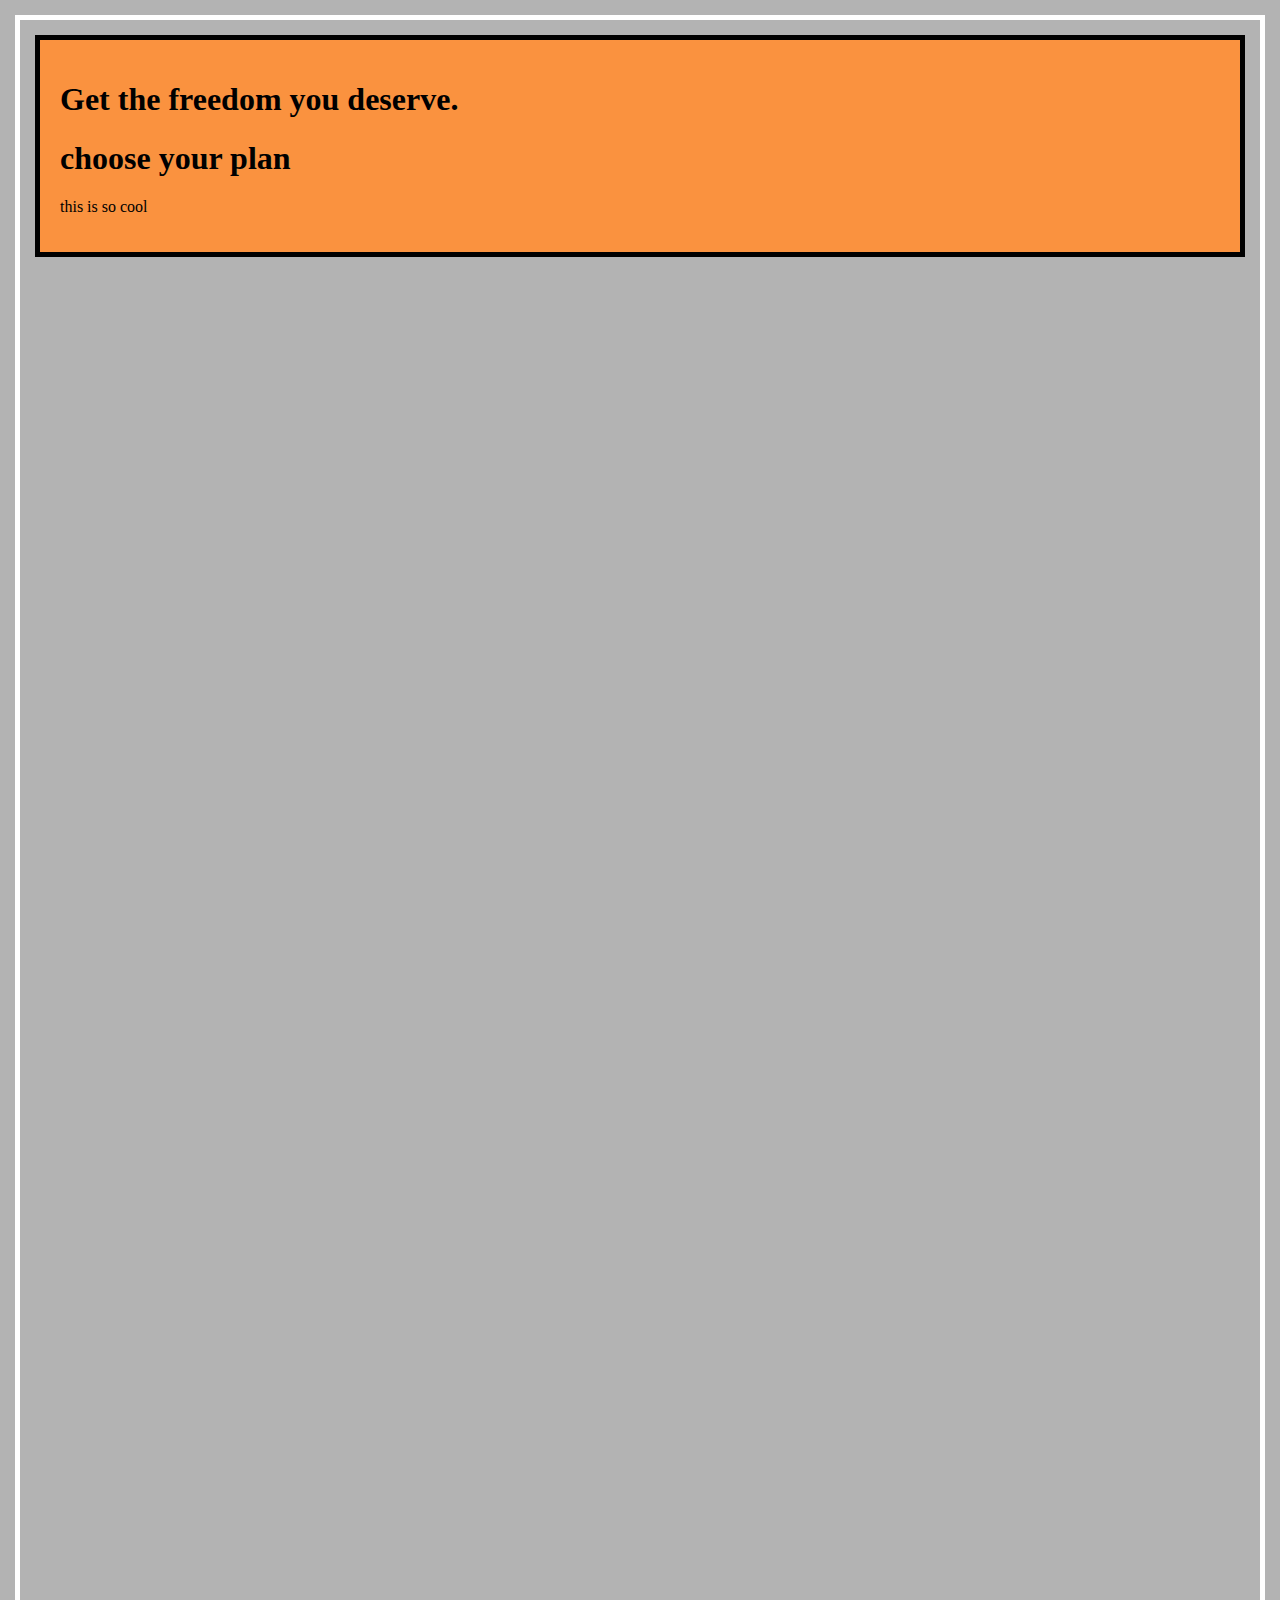
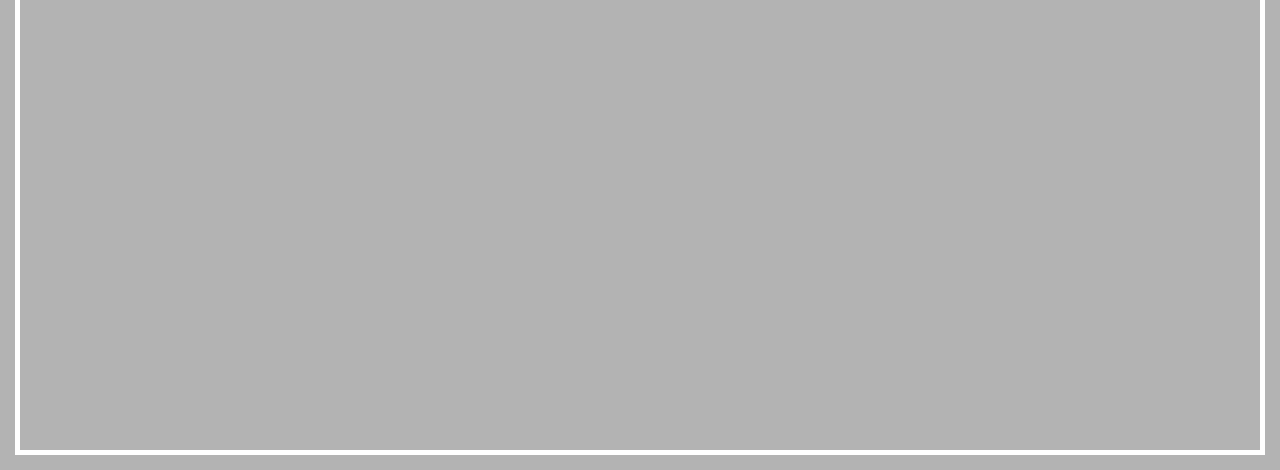
<file: index.html>
<!DOCTYPE html>
<html lang="en">

<head>
    <meta charset="UTF-8">
    <meta http-equiv="X-UA-Compatible" content="ie=edge">
    <title>uHost</title>
    <link rel="shortcut icon" href="favicon.png">
    <link rel="stylesheet" href="index.css">
    <link href="https://fonts.googleapis.com/css2?family=Anton&display=swap" rel="stylesheet">
    <link href="https://fonts.googleapis.com/css2?family=Montserrat:wght@700&display=swap" rel="stylesheet">
</head>

<body>
    <main>
        <section id="prod-overview">
            <div>
                <h1>Get the freedom you deserve.</h1>
            </div>
        </section>
        <section id="plans">
            <h1 class="section-title"> choose your plan</h1>
        </section>
        <p>this is so cool</p>
    </main>
</body>

</html>
</file>
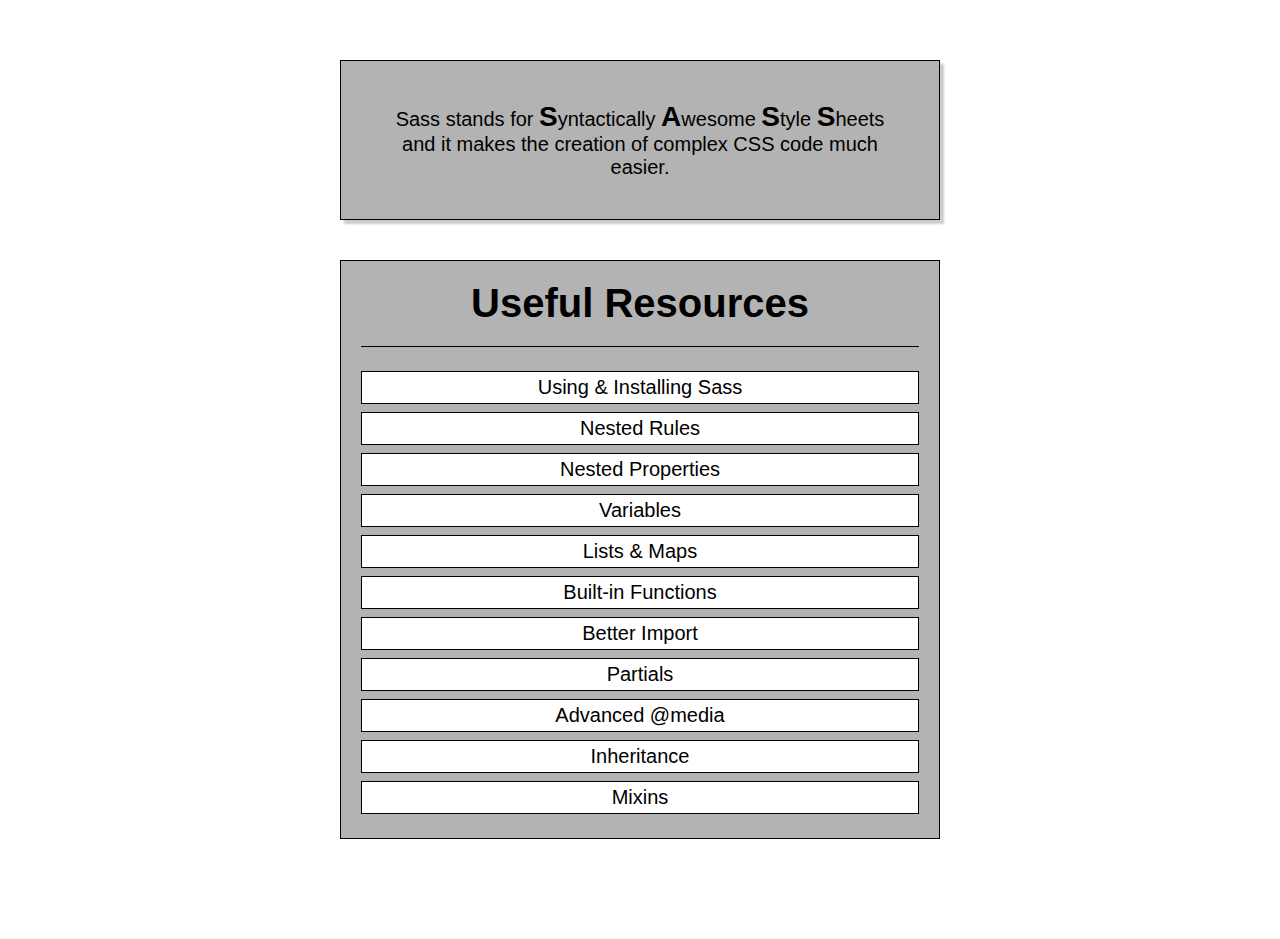
<file: lesoon6/index.html>
<!DOCTYPE html>
<html lang="en">

<head>
    <meta charset="UTF-8">
    <meta name="viewport" content="width=device-width, initial-scale=1.0">
    <meta http-equiv="X-UA-Compatible" content="ie=edge">
    <title>CSS Course</title>
    <link rel="stylesheet" href="index.css">
</head>

<body>
    <div class="container">
        <section class="sass-introduction">
            <p>Sass stands for
                <span class="char-highlight">S</span>yntactically
                <span class="char-highlight">A</span>wesome
                <span class="char-highlight">S</span>tyle
                <span class="char-highlight">S</span>heets and it makes the creation of complex CSS code much easier.
            </p>
        </section>
        <section class="sass-details">
            <header class="section-header">
                <h1>Useful Resources</h1>
            </header>
            <ul class="documentation-links">
                <li>
                    <a class="documentation-link link-important"
                        href="https://sass-lang.com/documentation/file.SASS_REFERENCE.html#using_sass">Using &amp;
                        Installing Sass</a>
                </li>
                <li>
                    <a class="documentation-link"
                        href="https://sass-lang.com/documentation/file.SASS_REFERENCE.html#nested_rules">Nested
                        Rules</a>
                </li>
                <li>
                    <a class="documentation-link"
                        href="https://sass-lang.com/documentation/file.SASS_REFERENCE.html#nested_properties">Nested
                        Properties</a>
                </li>
                <li>
                    <a class="documentation-link"
                        href="https://sass-lang.com/documentation/file.SASS_REFERENCE.html#variables_">Variables</a>
                </li>
                <li>
                    <a class="documentation-link"
                        href="https://sass-lang.com/documentation/file.SASS_REFERENCE.html#lists">Lists &amp; Maps</a>
                </li>
                <li>
                    <a class="documentation-link"
                        href="https://sass-lang.com/documentation/Sass/Script/Functions.html">Built-in Functions</a>
                </li>
                <li>
                    <a class="documentation-link"
                        href="https://sass-lang.com/documentation/file.SASS_REFERENCE.html#import">Better Import</a>
                </li>
                <li>
                    <a class="documentation-link"
                        href="https://sass-lang.com/documentation/file.SASS_REFERENCE.html#partials">Partials</a>
                </li>
                <li>
                    <a class="documentation-link"
                        href="https://sass-lang.com/documentation/file.SASS_REFERENCE.html#media">Advanced @media</a>
                </li>
                <li>
                    <a class="documentation-link"
                        href="https://sass-lang.com/documentation/file.SASS_REFERENCE.html#extend">Inheritance</a>
                </li>
                <li>
                    <a class="documentation-link"
                        href="https://sass-lang.com/documentation/file.SASS_REFERENCE.html#defining_a_mixin">Mixins</a>
                </li>
            </ul>
        </section>
    </div>
</body>

</html>
</file>
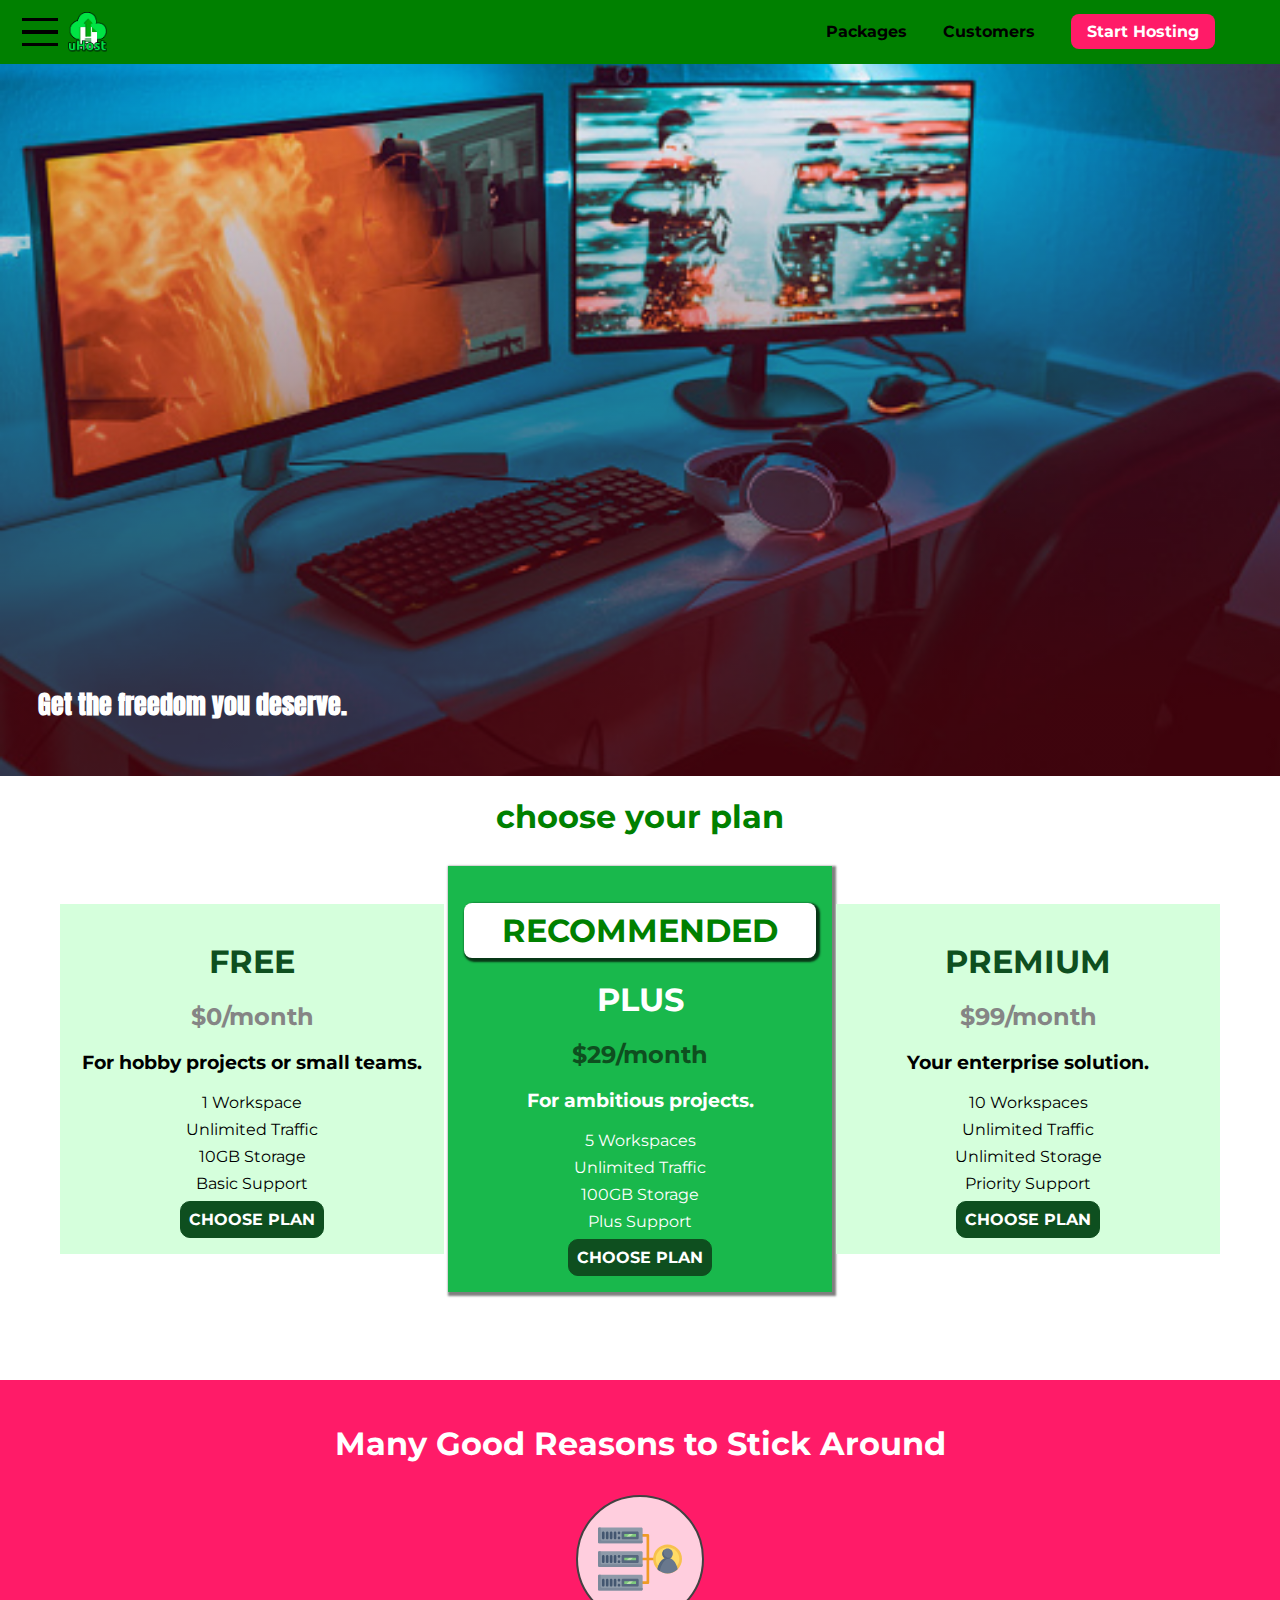
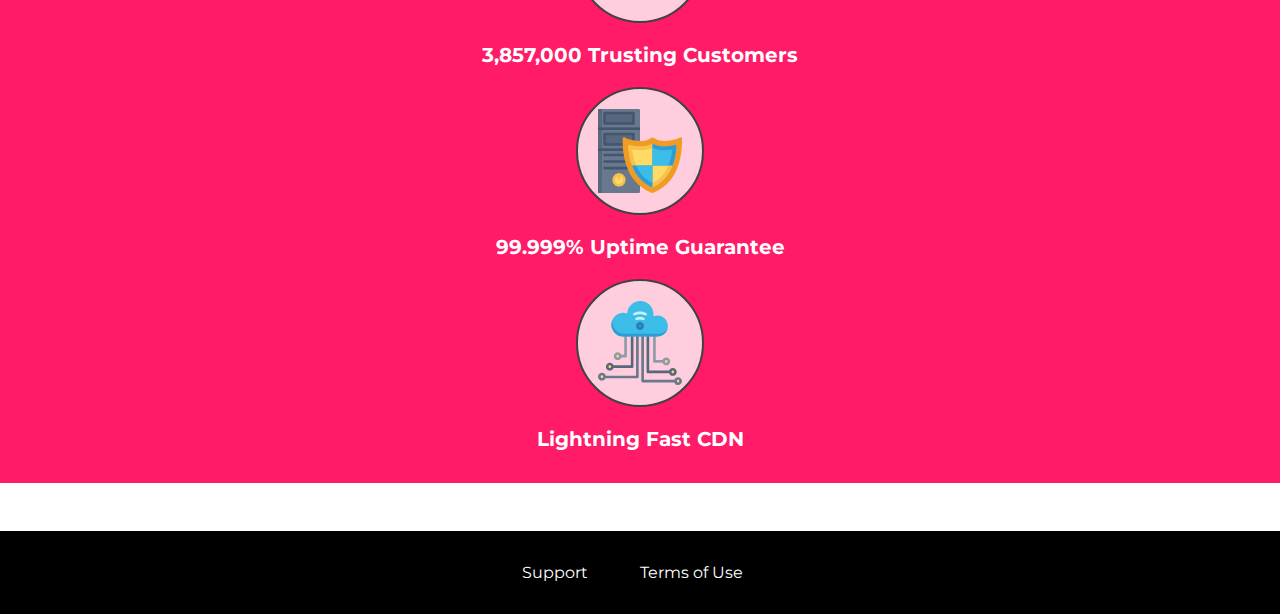
<file: lesson1/index.html>
<!DOCTYPE html>
<html lang="en">

<head>
    <meta charset="UTF-8">
    <meta http-equiv="X-UA-Compatible" content="ie=edge">
    <meta name="viewport" content="width=device-width,initial-scale=1.0">
    <title>uHost</title>
    <link rel="shortcut icon" href="favicon.png">
    <link rel="stylesheet" href="shared.css">
    <link rel="stylesheet" href="index.css">

    <link href="https://fonts.googleapis.com/css2?family=Anton&display=swap" rel="stylesheet">
    <link href="https://fonts.googleapis.com/css2?family=Montserrat:wght@700&display=swap" rel="stylesheet">
</head>

<body>
    <div class="backdrop"></div>
    <div class="modal">
        <h1 class="modal__title">Do you want to continue?</h1>
        <div class="modal__actions">
            <a href="start-hosting/index.html" class="modal__action">Yes!</a>
            <button class="modal__action modal__action--negative" type="button">No!</button>
        </div>
    </div>
    <header class="main-header">

        <div>
            <button class="toggle-button">
                <span class="toggle-button__bar"></span>
                <span class="toggle-button__bar"></span>
                <span class="toggle-button__bar"></span>
            </button>
            <a href="index.html" class="main-header__brand">
                <img src="../lesson1/images/uhost-icon.png" alt="your server" />
            </a>
        </div>
        <nav class="main-nav">
            <ul class="main-nav__items">
                <li class="main-nav__item">
                    <a href="../lesson1/packages/index.html">Packages</a>
                </li>
                <li class="main-nav__item">
                    <a href="../lesson1/customers/customers.html">Customers</a>
                </li>
                <li class="main-nav__item main-nav__item--cta">
                    <a href="start-hosting/index.html">Start Hosting</a>
                </li>
            </ul>
        </nav>

    </header>
    <nav class="mobile-nav">
        <ul class="mobile-nav__items">
            <li class="mobile-nav__item">
                <a href="packages/index.html">Packages</a>
            </li>
            <li class="mobile-nav__item">
                <a href="customers/customers.html">Customers</a>
            </li>
            <li class="mobile-nav__item mobile-nav__item--cta">
                <a href="start-hosting/index.html">Start Hosting</a>
            </li>
        </ul>
    </nav>
    <main>
        <section id="prod-overview">
            <div>
                <h1>Get the freedom you deserve.</h1>
            </div>
        </section>
        <section id="plans">
            <h1 class="section-title"> choose your plan</h1>
            <div class="plan__list">
                <article class="plan">
                    <h1 class="plan__title">FREE</h1>
                    <h2 class="plan__price">$0/month</h2>
                    <h3>For hobby projects or small teams.</h3>
                    <ul class="plan__features">
                        <li>1 Workspace</li>
                        <li>Unlimited Traffic</li>
                        <li>10GB Storage</li>
                        <li>Basic Support</li>
                    </ul>
                    <div>
                        <button class="button">CHOOSE PLAN</button>
                    </div>
                </article>
                <article class="plan plan--highlighted">
                    <h1 class="plan__annotation">RECOMMENDED</h1>
                    <h1 class="plan__title">PLUS</h1>
                    <h2 class="plan__price">$29/month</h2>
                    <h3>For ambitious projects.</h3>
                    <ul class="plan__features">
                        <li>5 Workspaces</li>
                        <li>Unlimited Traffic</li>
                        <li>100GB Storage</li>
                        <li>Plus Support</li>
                    </ul>
                    <div>
                        <button class="button">CHOOSE PLAN</button>
                    </div>
                </article>
                <article class="plan">
                    <h1 class="plan__title">PREMIUM</h1>
                    <h2 class="plan__price">$99/month</h2>
                    <h3>Your enterprise solution.</h3>
                    <ul class="plan__features">
                        <li>10 Workspaces</li>
                        <li>Unlimited Traffic</li>
                        <li>Unlimited Storage</li>
                        <li>Priority Support</li>
                    </ul>
                    <div>
                        <button class="button">CHOOSE PLAN</button>
                    </div>
                </article>
            </div>
        </section>
        <section class="core-features">
            <h1 class="section-title">Many Good Reasons to Stick Around</h1>
            <ul class="core-features__list">
                <li class="core-feature">
                    <div class="core-feature__image">
                        <svg viewBox="0 0 512 512">
                            <path style="fill:#F09B24;"
                                d="M344,248h-32V112c0-4.418-3.582-8-8-8h-40c-4.418,0-8,3.582-8,8s3.582,8,8,8h32v128h-32  c-4.418,0-8,3.582-8,8s3.582,8,8,8h32v128h-32c-4.418,0-8,3.582-8,8s3.582,8,8,8h40c4.418,0,8-3.582,8-8V264h32c4.418,0,8-3.582,8-8  S348.418,248,344,248z" />
                            <path style="fill:#8E9AA9;"
                                d="M264,64H8c-4.418,0-8,3.582-8,8v80c0,4.418,3.582,8,8,8h256c4.418,0,8-3.582,8-8V72  C272,67.582,268.418,64,264,64z" />
                            <path style="fill:#7C899B;"
                                d="M24,144c-4.418,0-8-3.582-8-8V64H8c-4.418,0-8,3.582-8,8v80c0,4.418,3.582,8,8,8h256  c4.418,0,8-3.582,8-8v-8H24z" />
                            <rect x="152" y="96" style="fill:#B8E3A8;" width="88" height="32" />
                            <g>
                                <polygon style="fill:#7EC97D;" points="152,96 152,128 166,128 198,96  " />
                                <polygon style="fill:#7EC97D;" points="220,96 188,128 240,128 240,96  " />
                            </g>
                            <path style="fill:#56677E;"
                                d="M240,136h-88c-4.418,0-8-3.582-8-8V96c0-4.418,3.582-8,8-8h88c4.418,0,8,3.582,8,8v32  C248,132.418,244.418,136,240,136z M160,120h72v-16h-72V120z" />
                            <g>
                                <path style="fill:#435670;"
                                    d="M32,136c-4.418,0-8-3.582-8-8V96c0-4.418,3.582-8,8-8s8,3.582,8,8v32C40,132.418,36.418,136,32,136z   " />
                                <path style="fill:#435670;"
                                    d="M56,136c-4.418,0-8-3.582-8-8V96c0-4.418,3.582-8,8-8s8,3.582,8,8v32C64,132.418,60.418,136,56,136z   " />
                                <path style="fill:#435670;"
                                    d="M80,136c-4.418,0-8-3.582-8-8V96c0-4.418,3.582-8,8-8s8,3.582,8,8v32C88,132.418,84.418,136,80,136z   " />
                                <path style="fill:#435670;"
                                    d="M104,136c-4.418,0-8-3.582-8-8V96c0-4.418,3.582-8,8-8s8,3.582,8,8v32   C112,132.418,108.418,136,104,136z" />
                                <path style="fill:#435670;"
                                    d="M128,105c-4.418,0-8-3.582-8-8v-1c0-4.418,3.582-8,8-8s8,3.582,8,8v1   C136,101.418,132.418,105,128,105z" />
                                <path style="fill:#435670;"
                                    d="M128,136c-4.418,0-8-3.582-8-8v-1c0-4.418,3.582-8,8-8s8,3.582,8,8v1   C136,132.418,132.418,136,128,136z" />
                            </g>
                            <path style="fill:#8E9AA9;"
                                d="M264,208H8c-4.418,0-8,3.582-8,8v80c0,4.418,3.582,8,8,8h256c4.418,0,8-3.582,8-8v-80  C272,211.582,268.418,208,264,208z" />
                            <path style="fill:#7C899B;"
                                d="M24,288c-4.418,0-8-3.582-8-8v-72H8c-4.418,0-8,3.582-8,8v80c0,4.418,3.582,8,8,8h256  c4.418,0,8-3.582,8-8v-8H24z" />
                            <rect x="152" y="240" style="fill:#B8E3A8;" width="88" height="32" />
                            <g>
                                <polygon style="fill:#7EC97D;" points="152,240 152,272 166,272 198,240  " />
                                <polygon style="fill:#7EC97D;" points="220,240 188,272 240,272 240,240  " />
                            </g>
                            <path style="fill:#56677E;"
                                d="M240,280h-88c-4.418,0-8-3.582-8-8v-32c0-4.418,3.582-8,8-8h88c4.418,0,8,3.582,8,8v32  C248,276.418,244.418,280,240,280z M160,264h72v-16h-72V264z" />
                            <g>
                                <path style="fill:#435670;"
                                    d="M32,280c-4.418,0-8-3.582-8-8v-32c0-4.418,3.582-8,8-8s8,3.582,8,8v32C40,276.418,36.418,280,32,280   z" />
                                <path style="fill:#435670;"
                                    d="M56,280c-4.418,0-8-3.582-8-8v-32c0-4.418,3.582-8,8-8s8,3.582,8,8v32C64,276.418,60.418,280,56,280   z" />
                                <path style="fill:#435670;"
                                    d="M80,280c-4.418,0-8-3.582-8-8v-32c0-4.418,3.582-8,8-8s8,3.582,8,8v32C88,276.418,84.418,280,80,280   z" />
                                <path style="fill:#435670;"
                                    d="M104,280c-4.418,0-8-3.582-8-8v-32c0-4.418,3.582-8,8-8s8,3.582,8,8v32   C112,276.418,108.418,280,104,280z" />
                                <path style="fill:#435670;"
                                    d="M128,249c-4.418,0-8-3.582-8-8v-1c0-4.418,3.582-8,8-8s8,3.582,8,8v1   C136,245.418,132.418,249,128,249z" />
                                <path style="fill:#435670;"
                                    d="M128,280c-4.418,0-8-3.582-8-8v-1c0-4.418,3.582-8,8-8s8,3.582,8,8v1   C136,276.418,132.418,280,128,280z" />
                            </g>
                            <path style="fill:#8E9AA9;"
                                d="M264,352H8c-4.418,0-8,3.582-8,8v80c0,4.418,3.582,8,8,8h256c4.418,0,8-3.582,8-8v-80  C272,355.582,268.418,352,264,352z" />
                            <path style="fill:#7C899B;"
                                d="M24,432c-4.418,0-8-3.582-8-8v-72H8c-4.418,0-8,3.582-8,8v80c0,4.418,3.582,8,8,8h256  c4.418,0,8-3.582,8-8v-8H24z" />
                            <rect x="152" y="384" style="fill:#B8E3A8;" width="88" height="32" />
                            <g>
                                <polygon style="fill:#7EC97D;" points="152,384 152,416 166,416 198,384  " />
                                <polygon style="fill:#7EC97D;" points="220,384 188,416 240,416 240,384  " />
                            </g>
                            <path style="fill:#56677E;"
                                d="M240,424h-88c-4.418,0-8-3.582-8-8v-32c0-4.418,3.582-8,8-8h88c4.418,0,8,3.582,8,8v32  C248,420.418,244.418,424,240,424z M160,408h72v-16h-72V408z" />
                            <g>
                                <path style="fill:#435670;"
                                    d="M32,424c-4.418,0-8-3.582-8-8v-32c0-4.418,3.582-8,8-8s8,3.582,8,8v32C40,420.418,36.418,424,32,424   z" />
                                <path style="fill:#435670;"
                                    d="M56,424c-4.418,0-8-3.582-8-8v-32c0-4.418,3.582-8,8-8s8,3.582,8,8v32C64,420.418,60.418,424,56,424   z" />
                                <path style="fill:#435670;"
                                    d="M80,424c-4.418,0-8-3.582-8-8v-32c0-4.418,3.582-8,8-8s8,3.582,8,8v32C88,420.418,84.418,424,80,424   z" />
                                <path style="fill:#435670;"
                                    d="M104,424c-4.418,0-8-3.582-8-8v-32c0-4.418,3.582-8,8-8s8,3.582,8,8v32   C112,420.418,108.418,424,104,424z" />
                                <path style="fill:#435670;"
                                    d="M128,393c-4.418,0-8-3.582-8-8v-1c0-4.418,3.582-8,8-8s8,3.582,8,8v1   C136,389.418,132.418,393,128,393z" />
                                <path style="fill:#435670;"
                                    d="M128,424c-4.418,0-8-3.582-8-8v-1c0-4.418,3.582-8,8-8s8,3.582,8,8v1   C136,420.418,132.418,424,128,424z" />
                            </g>
                            <path style="fill:#F7C14D;"
                                d="M424,168c-48.523,0-88,39.477-88,88s39.477,88,88,88s88-39.477,88-88S472.523,168,424,168z" />
                            <path style="fill:#FFDB66;"
                                d="M424,184c-39.701,0-72,32.299-72,72s32.299,72,72,72s72-32.299,72-72S463.701,184,424,184z" />
                            <path style="fill:#69788D;"
                                d="M484.893,314.16C476.393,274.588,451.922,248,424,248s-52.393,26.588-60.893,66.16  c-0.605,2.82,0.354,5.749,2.511,7.664C381.731,336.124,402.465,344,424,344s42.269-7.876,58.381-22.176  C484.539,319.909,485.498,316.98,484.893,314.16z" />
                            <path style="fill:#56677E;"
                                d="M434.053,249.171C430.768,248.403,427.411,248,424,248c-27.922,0-52.393,26.588-60.893,66.16  c-0.605,2.82,0.354,5.749,2.511,7.664c3.383,3.002,6.979,5.703,10.734,8.125C384.904,286.243,407.373,255.378,434.053,249.171z" />
                            <path style="fill:#69788D;"
                                d="M424,192c-17.645,0-32,14.355-32,32s14.355,32,32,32s32-14.355,32-32S441.645,192,424,192z" />
                            <path style="fill:#56677E;"
                                d="M432,248c-17.645,0-32-14.355-32-32c0-6.783,2.128-13.076,5.742-18.258  C397.444,203.53,392,213.138,392,224c0,17.645,14.355,32,32,32c10.862,0,20.471-5.444,26.258-13.742  C445.076,245.872,438.783,248,432,248z" />

                        </svg>

                    </div>
                    <p class="core-features__description">3,857,000 Trusting Customers</p>
                </li>
                <li class="core-feature">
                    <div class="core-feature__image">
                        <svg viewBox="0 0 512 512">
                            <path style="fill:#69788D;"
                                d="M248,0H8C3.582,0,0,3.582,0,8v496c0,4.418,3.582,8,8,8h240c4.418,0,8-3.582,8-8V8  C256,3.582,252.418,0,248,0z" />
                            <path style="fill:#56677E;"
                                d="M24,504V8c0-4.418,3.582-8,8-8H8C3.582,0,0,3.582,0,8v496c0,4.418,3.582,8,8,8h24  C27.582,512,24,508.418,24,504z" />
                            <g>
                                <rect x="0" y="112" style="fill:#435670;" width="256" height="16" />
                                <rect x="0" y="240" style="fill:#435670;" width="256" height="16" />
                            </g>
                            <path style="fill:#F7C14D;"
                                d="M128,392c-22.056,0-40,17.944-40,40s17.944,40,40,40s40-17.944,40-40S150.056,392,128,392z" />
                            <path style="fill:#FFDB66;"
                                d="M128,408c-13.233,0-24,10.767-24,24s10.767,24,24,24s24-10.767,24-24S141.233,408,128,408z" />
                            <path style="fill:#F7C14D;"
                                d="M128,392c-2.739,0-5.414,0.278-8,0.805V424c0,4.418,3.582,8,8,8c4.418,0,8-3.582,8-8v-31.195  C133.414,392.278,130.739,392,128,392z" />
                            <g>
                                <path style="fill:#435670;"
                                    d="M216,288H40c-4.418,0-8-3.582-8-8s3.582-8,8-8h176c4.418,0,8,3.582,8,8S220.418,288,216,288z" />
                                <path style="fill:#435670;"
                                    d="M216,328H40c-4.418,0-8-3.582-8-8s3.582-8,8-8h176c4.418,0,8,3.582,8,8S220.418,328,216,328z" />
                                <path style="fill:#435670;"
                                    d="M216,368H40c-4.418,0-8-3.582-8-8s3.582-8,8-8h176c4.418,0,8,3.582,8,8S220.418,368,216,368z" />
                                <path style="fill:#435670;"
                                    d="M216,16H40c-4.418,0-8,3.582-8,8v64c0,4.418,3.582,8,8,8h176c4.418,0,8-3.582,8-8V24   C224,19.582,220.418,16,216,16z" />
                            </g>
                            <rect x="48" y="32" style="fill:#56677E;" width="160" height="48" />
                            <path style="fill:#435670;"
                                d="M216,144H40c-4.418,0-8,3.582-8,8v64c0,4.418,3.582,8,8,8h176c4.418,0,8-3.582,8-8v-64  C224,147.582,220.418,144,216,144z" />
                            <rect x="48" y="160" style="fill:#56677E;" width="160" height="48" />
                            <path style="fill:#F09B24;"
                                d="M511.747,180.237c-0.194-6.537-8.107-10.107-13.135-5.894c-5.6,4.693-42.904,21.282-98.514,21.282  c-33.45,0-64.625-20.999-64.929-21.206c-2.9-1.991-6.764-1.85-9.512,0.346c-2.677,2.135-27.201,20.86-63.793,20.86  c-55.607,0-92.914-16.589-98.515-21.282c-5.028-4.211-12.941-0.645-13.135,5.894c-1.634,54.834,4.655,105.941,18.693,151.903  c12.096,39.604,29.759,74.047,52.497,102.373c27.538,34.304,62.743,59.882,104.66,76.045c3.069,1.918,6.757,1.921,9.83,0  c41.917-16.163,77.122-41.741,104.66-76.045c22.738-28.326,40.401-62.77,52.497-102.373  C507.092,286.179,513.381,235.071,511.747,180.237z" />
                            <path style="fill:#F7C14D;"
                                d="M476.21,221.226c-1.953-1.631-4.568-2.235-7.036-1.628c-21.686,5.327-44.926,8.028-69.075,8.028  c-25.926,0-49.633-8.975-64.955-16.504c-2.307-1.134-5.016-1.091-7.284,0.116c-14.059,7.477-36.919,16.388-65.994,16.388  c-24.153,0-47.394-2.701-69.075-8.028c-5.155-1.268-10.221,2.966-9.894,8.261c2.077,33.693,7.668,65.635,16.616,94.935  c22.774,74.565,66.139,126.334,128.888,153.868c2.032,0.891,4.397,0.891,6.43,0c61.777-27.107,104.716-78.876,127.62-153.868  c8.948-29.3,14.539-61.241,16.616-94.935C479.224,225.319,478.163,222.856,476.21,221.226z" />
                            <path style="fill:#FFDB66;"
                                d="M331.609,451.727c-52.604-25.289-89.304-70.987-109.144-135.944  c-6.532-21.39-11.162-44.336-13.82-68.447c17.133,2.852,34.952,4.291,53.22,4.291c29.394,0,53.376-7.793,69.978-15.561  c17.44,7.736,41.656,15.561,68.256,15.561c18.267,0,36.085-1.439,53.219-4.291c-2.659,24.112-7.288,47.06-13.82,68.448  C419.545,381.108,383.27,426.805,331.609,451.727z" />
                            <g>
                                <path style="fill:#2C9DD4;"
                                    d="M479.066,227.858c0.157-2.539-0.903-5.002-2.856-6.633s-4.568-2.235-7.036-1.628   c-21.686,5.327-44.926,8.028-69.075,8.028c-25.926,0-49.633-8.975-64.955-16.504c-1.057-0.52-2.2-0.78-3.345-0.806l-0.072,133.351   h123.601c2.556-6.746,4.933-13.702,7.123-20.874C471.398,293.493,476.989,261.552,479.066,227.858z" />
                                <path style="fill:#2C9DD4;"
                                    d="M206.658,343.667c24.153,63.42,65.028,108.108,121.743,132.995c1.031,0.452,2.147,0.673,3.263,0.666   l0.063-133.661H206.658z" />
                            </g>
                            <g>
                                <path style="fill:#3CBDE8;"
                                    d="M439.497,315.783c6.532-21.389,11.161-44.336,13.82-68.448c-17.134,2.852-34.952,4.291-53.219,4.291   c-26.6,0-50.815-7.824-68.256-15.561l-0.116,107.601h97.758C433.179,334.807,436.524,325.518,439.497,315.783z" />
                                <path style="fill:#3CBDE8;"
                                    d="M232.523,343.667c21.144,50.298,54.363,86.56,99.087,108.06l0.117-108.06H232.523z" />
                            </g>
                        </svg>
                    </div>
                    <p class="core-features__description">99.999% Uptime Guarantee</p>
                </li>
                <li class="core-feature">
                    <div class="core-feature__image">
                        <svg viewBox="0 0 512 512">
                            <path style="fill:#8E9AA9;"
                                d="M168,200c-4.418,0-8,3.582-8,8v120h-17.376c-3.302-9.311-12.194-16-22.624-16  c-13.234,0-24,10.767-24,24s10.766,24,24,24c10.429,0,19.321-6.689,22.624-16H168c4.418,0,8-3.582,8-8V208  C176,203.582,172.418,200,168,200z" />
                            <path style="fill:#FFDB66;"
                                d="M120,328c-4.411,0-8,3.589-8,8s3.589,8,8,8s8-3.589,8-8S124.411,328,120,328z" />
                            <path style="fill:#56677E;"
                                d="M208,200c-4.418,0-8,3.582-8,8v184H94.624C91.322,382.689,82.43,376,72,376  c-13.234,0-24,10.767-24,24s10.766,24,24,24c10.429,0,19.321-6.689,22.624-16H208c4.418,0,8-3.582,8-8V208  C216,203.582,212.418,200,208,200z" />
                            <path style="fill:#FFDB66;"
                                d="M72,392c-4.411,0-8,3.589-8,8s3.589,8,8,8s8-3.589,8-8S76.411,392,72,392z" />
                            <path style="fill:#69788D;"
                                d="M240,208c-4.418,0-8,3.582-8,8v239H47.24c-2.671-10.34-12.078-18-23.24-18c-13.234,0-24,10.767-24,24  s10.766,24,24,24c9.666,0,18.009-5.747,21.809-14H240c4.418,0,8-3.582,8-8V216C248,211.582,244.418,208,240,208z" />
                            <path style="fill:#FFDB66;"
                                d="M24,453c-4.411,0-8,3.589-8,8s3.589,8,8,8s8-3.589,8-8S28.411,453,24,453z" />
                            <path style="fill:#69788D;"
                                d="M488,464c-10.429,0-19.321,6.689-22.624,16H280V208c0-4.418-3.582-8-8-8s-8,3.582-8,8v280  c0,4.418,3.582,8,8,8h193.376c3.302,9.311,12.194,16,22.624,16c13.234,0,24-10.767,24-24S501.234,464,488,464z" />
                            <path style="fill:#FFDB66;"
                                d="M488,480c-4.411,0-8,3.589-8,8s3.589,8,8,8s8-3.589,8-8S492.411,480,488,480z" />
                            <path style="fill:#56677E;"
                                d="M456,408c-10.429,0-19.321,6.689-22.624,16H312V208c0-4.418-3.582-8-8-8s-8,3.582-8,8v224  c0,4.418,3.582,8,8,8h129.376c3.302,9.311,12.194,16,22.624,16c13.234,0,24-10.767,24-24S469.234,408,456,408z" />
                            <path style="fill:#FFDB66;"
                                d="M456,424c-4.411,0-8,3.589-8,8s3.589,8,8,8s8-3.589,8-8S460.411,424,456,424z" />
                            <path style="fill:#8E9AA9;"
                                d="M416,344c-10.429,0-19.321,6.689-22.624,16H352V208c0-4.418-3.582-8-8-8s-8,3.582-8,8v160  c0,4.418,3.582,8,8,8h49.376c3.302,9.311,12.194,16,22.624,16c13.234,0,24-10.767,24-24S429.234,344,416,344z" />
                            <path style="fill:#FFDB66;"
                                d="M416,360c-4.411,0-8,3.589-8,8s3.589,8,8,8s8-3.589,8-8S420.411,360,416,360z" />
                            <path style="fill:#3CBDE8;"
                                d="M362,88c-8.741,0-17.231,1.751-25.06,5.085C337.646,88.797,338,84.43,338,80  c0-44.112-35.888-80-80-80c-42.823,0-77.895,33.816-79.909,76.149C170.393,73.415,162.244,72,154,72c-39.701,0-72,32.299-72,72  s32.299,72,72,72h208c35.29,0,64-28.71,64-64S397.29,88,362,88z" />
                            <path style="fill:#2C9DD4;"
                                d="M368,200H160c-39.701,0-72-32.299-72-72c0-5.863,0.721-11.559,2.05-17.019  C84.918,120.88,82,132.102,82,144c0,39.701,32.299,72,72,72h208c30.389,0,55.88-21.296,62.379-49.743  C413.565,186.327,392.352,200,368,200z" />
                            <path style="fill:#2A7DB5;"
                                d="M256,128c-13.234,0-24,10.767-24,24s10.766,24,24,24c13.233,0,24-10.767,24-24S269.233,128,256,128z" />
                            <path style="fill:#2C9DD4;"
                                d="M256,144c-4.411,0-8,3.589-8,8s3.589,8,8,8c4.411,0,8-3.589,8-8S260.411,144,256,144z" />
                            <g>
                                <path style="fill:#C5F1FA;"
                                    d="M221.755,87.695c-2.994,0-5.864-1.688-7.233-4.572c-1.894-3.991-0.194-8.763,3.798-10.657   C230.157,66.849,242.834,64,256,64c13.166,0,25.844,2.849,37.68,8.466c3.992,1.895,5.692,6.666,3.798,10.657   s-6.666,5.692-10.657,3.798C277.144,82.328,266.774,80,256,80c-10.774,0-21.144,2.328-30.821,6.921   C224.072,87.446,222.904,87.695,221.755,87.695z" />
                                <path style="fill:#C5F1FA;"
                                    d="M276.545,116.618c-1.148,0-2.316-0.249-3.424-0.774C267.745,113.293,261.985,112,256,112   c-5.985,0-11.745,1.293-17.121,3.844c-3.991,1.895-8.763,0.192-10.657-3.798c-1.894-3.992-0.193-8.764,3.798-10.657   C239.557,97.813,247.625,96,256,96c8.376,0,16.444,1.813,23.98,5.389c3.991,1.894,5.692,6.665,3.798,10.657   C282.41,114.93,279.539,116.618,276.545,116.618z" />
                            </g>

                        </svg>
                    </div>
                    <p class="core-features__description">Lightning Fast CDN</p>
                </li>
            </ul>
        </section>
    </main>
    <footer class="main-footer">
        <nav>
            <ul class="main-footer__links">
                <li class="main-footer__link">
                    <a href="#">Support</a>
                </li>
                <li class="main-footer__link">
                    <a href="#" class="main-footer__link">Terms of Use</a>
                </li>
            </ul>
        </nav>
    </footer>
    <script src="shared.js"></script>
</body>

</html>
</file>
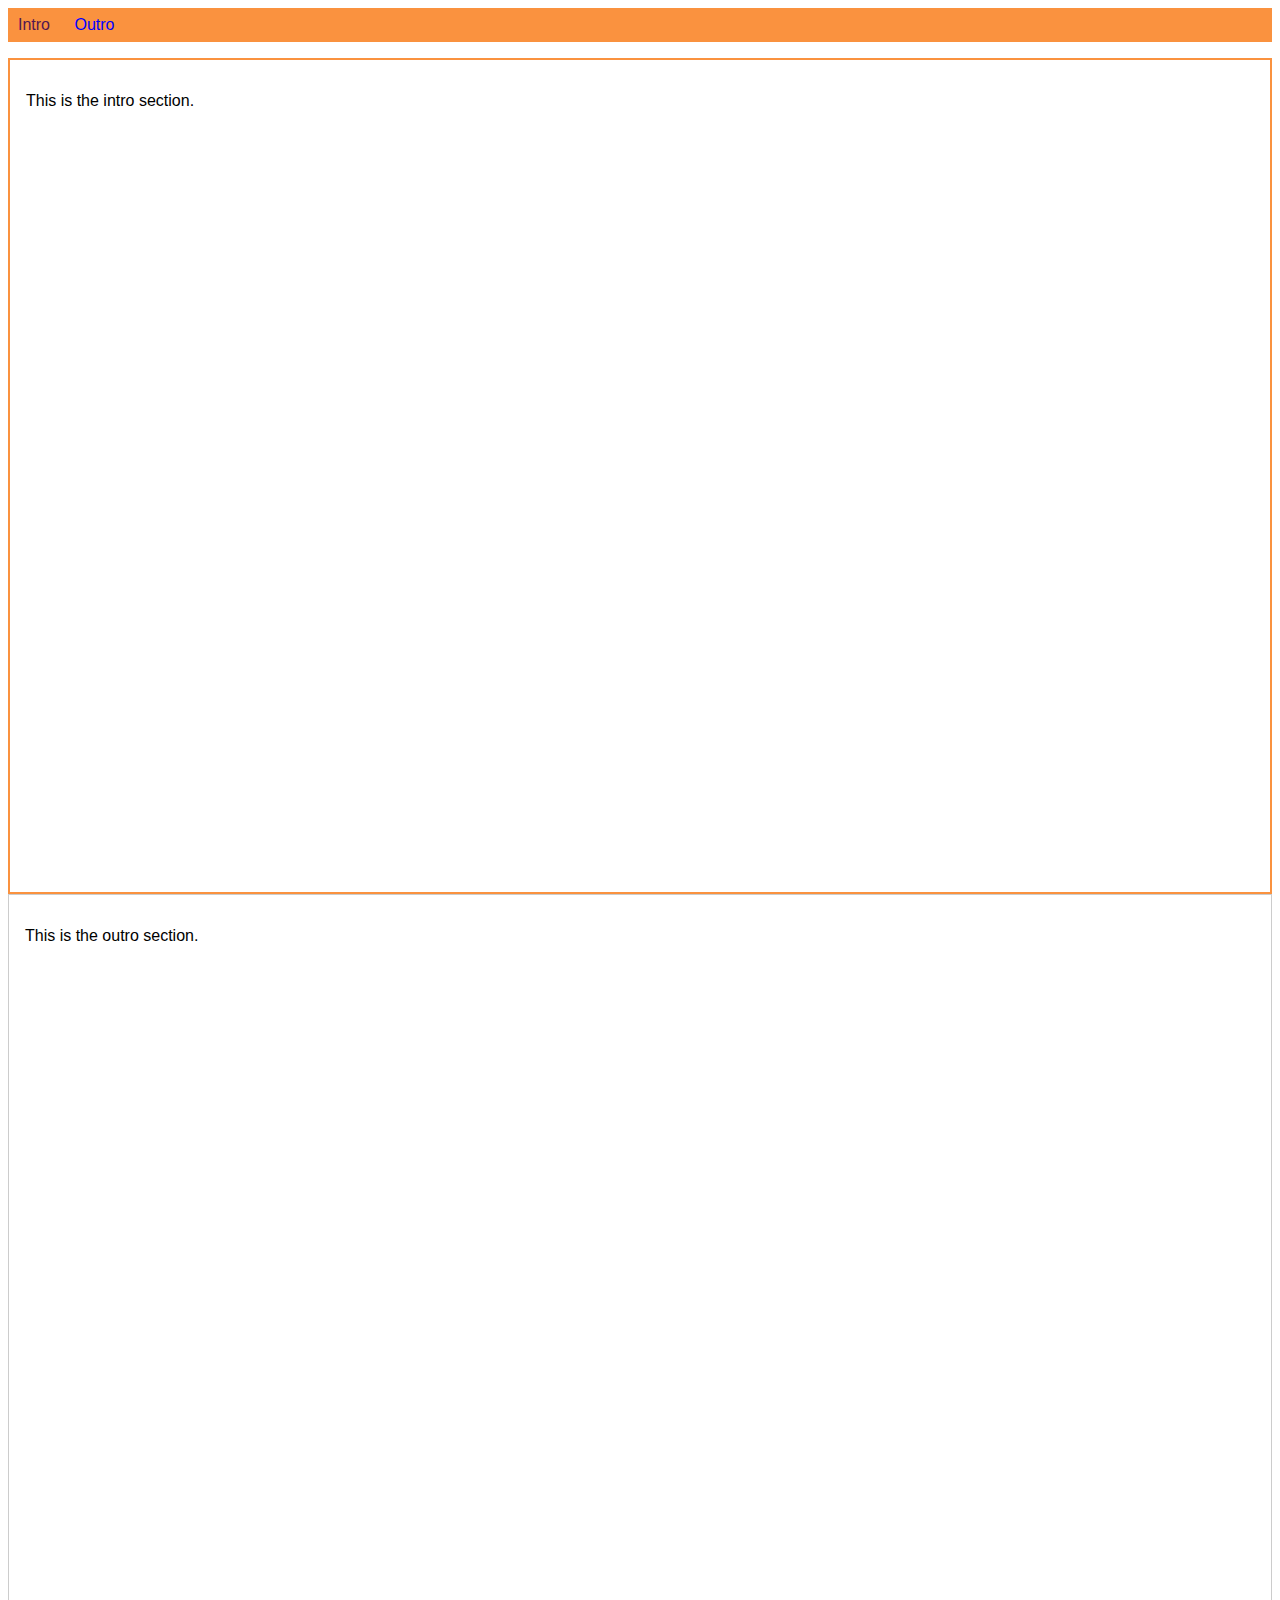
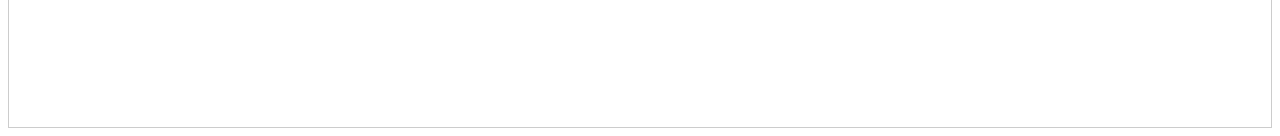
<file: lesson2/index.html>
<!DOCTYPE html>
<html lang="en">

<head>
    <meta charset="UTF-8">
    <meta name="viewport" content="width=device-width, initial-scale=1.0">
    <meta http-equiv="X-UA-Compatible" content="ie=edge">
    <title>CSS Course</title>
    <link rel="shortcut icon" href="favicon.png">
    <link rel="stylesheet" href="main.css">
</head>

<body>
    <nav>
        <a href="#intro" class="active">Intro</a>
        <a href="#outro">Outro</a>
    </nav>
    <section id="intro" class="main-section highlighted">
        <p>This is the intro section.</p>
    </section>
    <section id="outro" class="main-section">
        <p>This is the outro section.</p>
    </section>
</body>

</html>
</file>
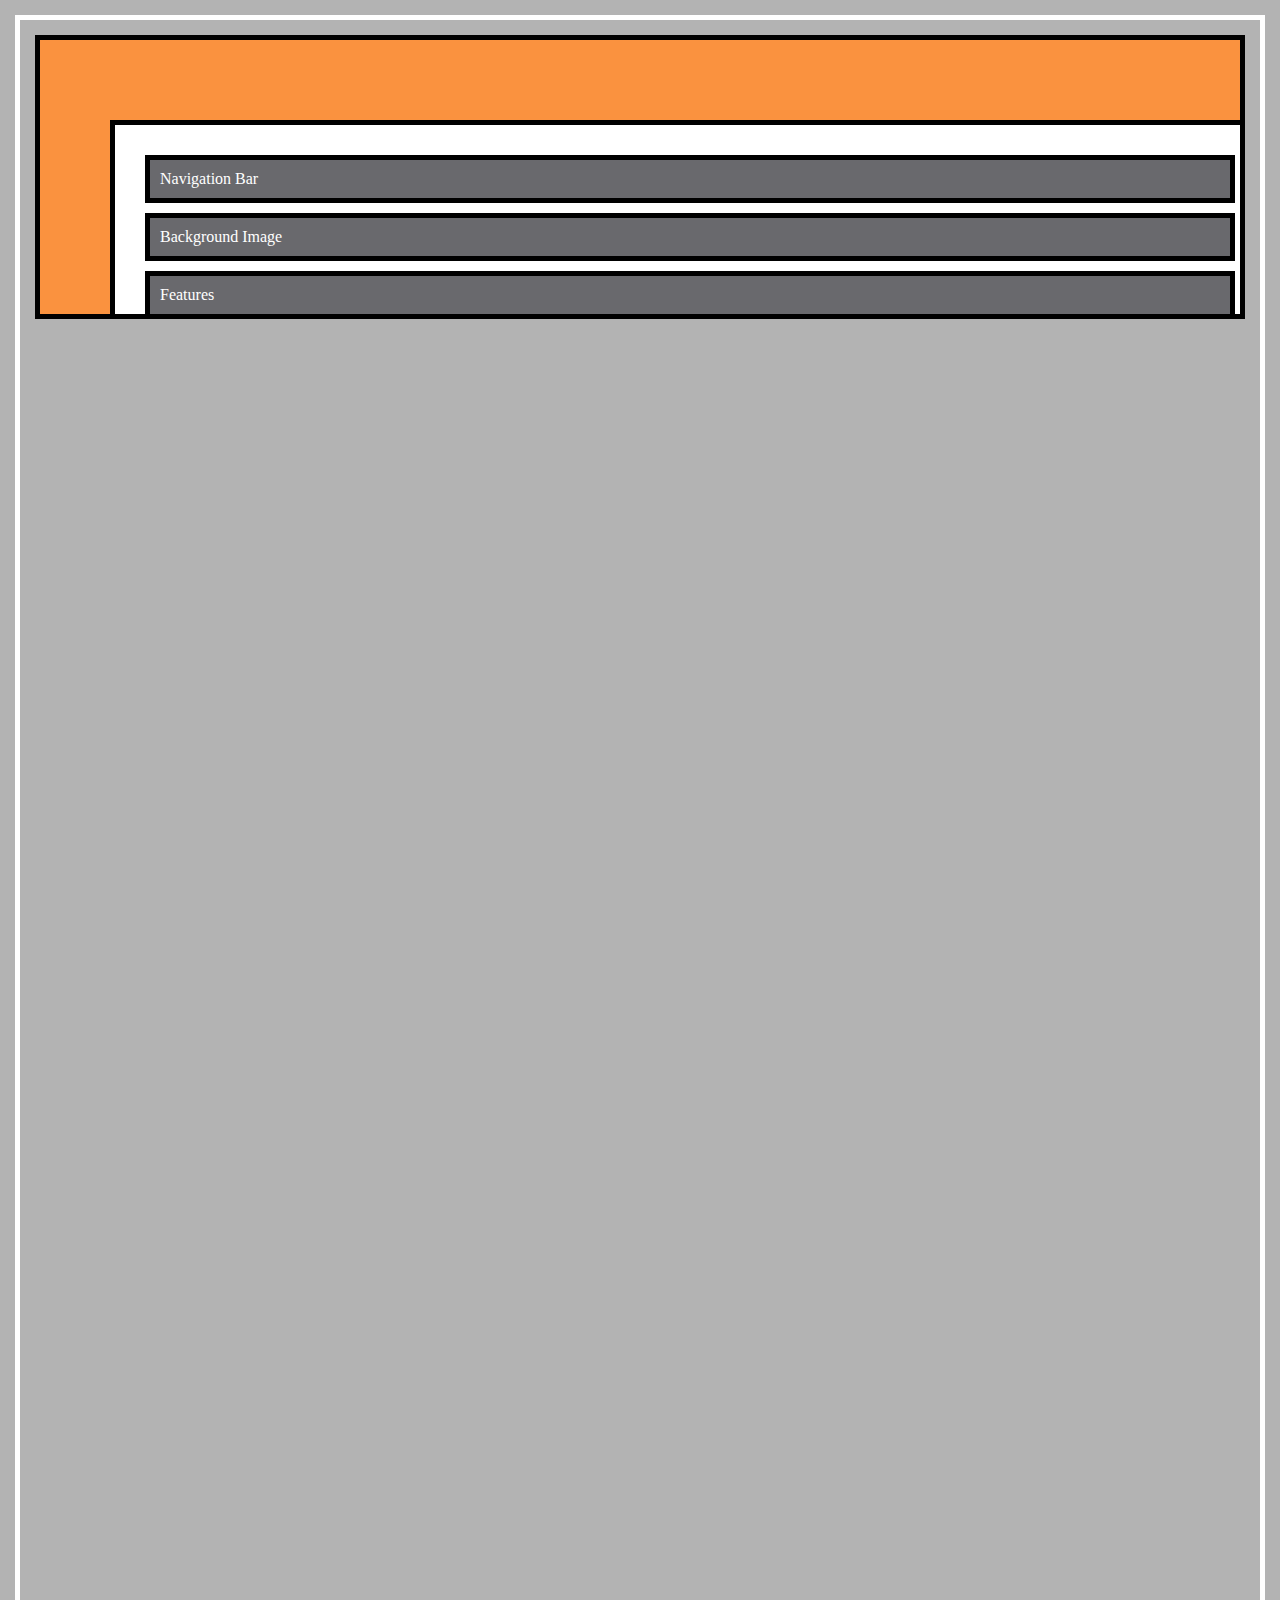
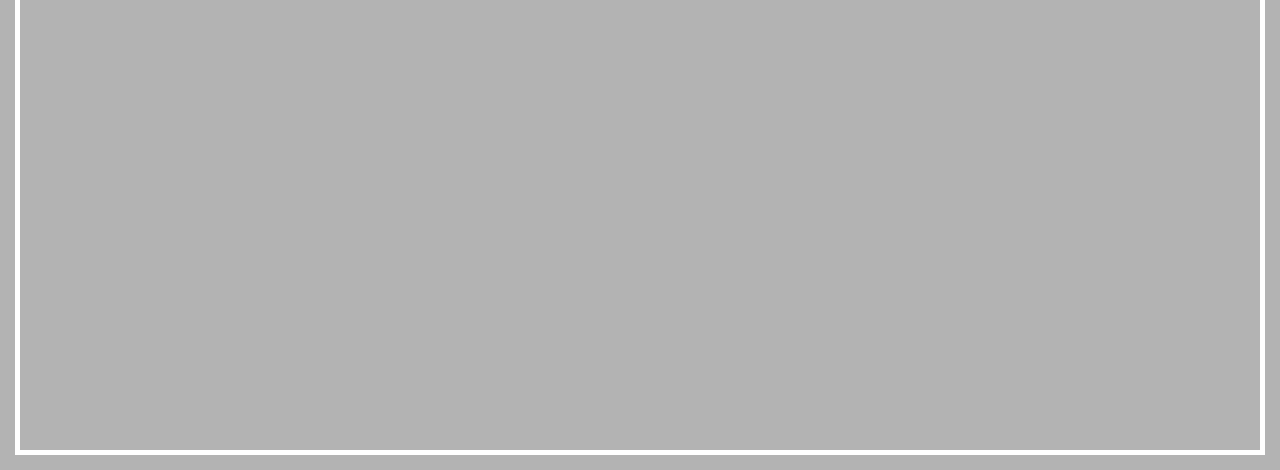
<file: lesson3/index.html>
<!DOCTYPE html>
<html lang="en">

<head>
    <meta charset="UTF-8">
    <meta http-equiv="X-UA-Compatible" content="ie=edge">

    <link rel="stylesheet" href="../lesson3/index.css">
    <title>Position</title>
</head>

<body>
    <div class="parent">
        <div class="child-1">Navigation Bar</div>
        <div class="child-2">Background Image</div>
        <div class="child-3">Features</div>
    </div>
</body>

</html>
</file>
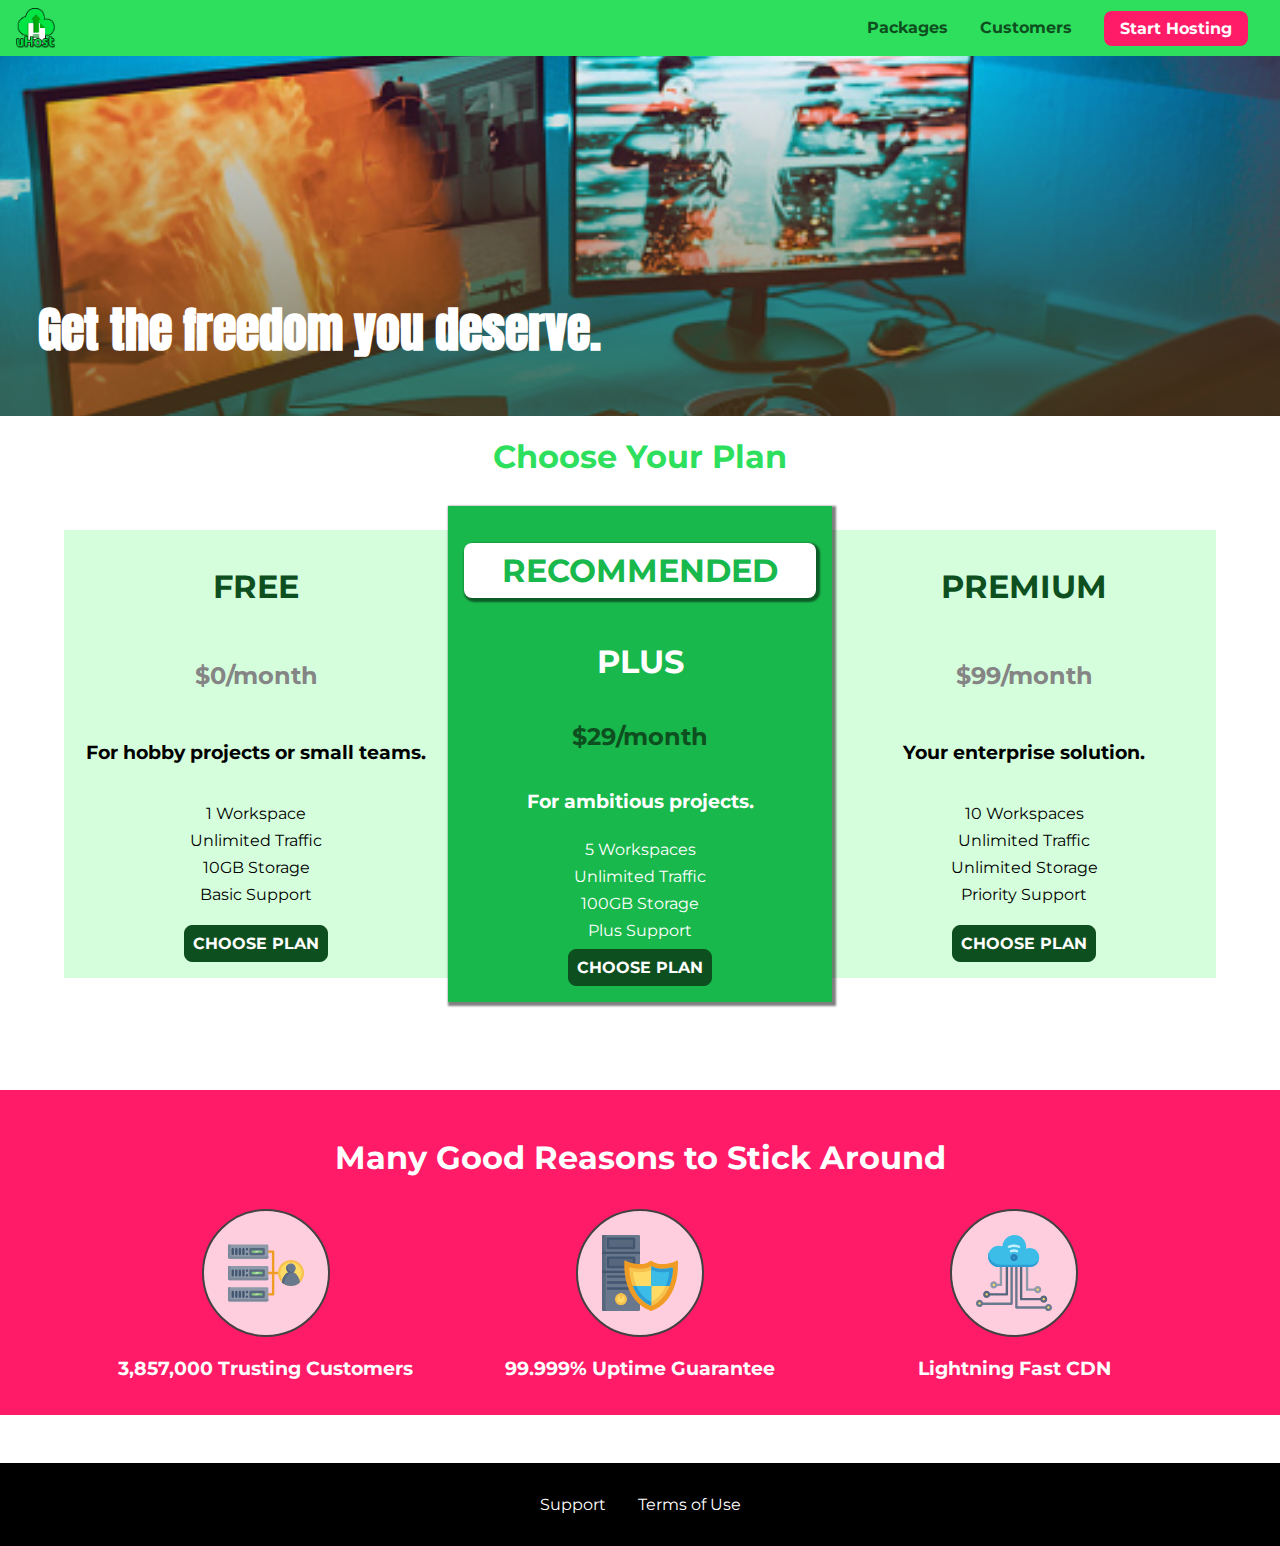
<file: lesson4/index.html>
<!DOCTYPE html>
<html lang="en">

<head>
    <meta charset="UTF-8">
    <meta http-equiv="X-UA-Compatible" content="ie=edge">
    <meta name="viewport" content="width=device-width, initial-scale=1.0">
    <title>uHost</title>
    <link rel="shortcut icon" href="favicon.png">
    <link href="https://fonts.googleapis.com/css?family=Anton" rel="stylesheet">
    <link href="https://fonts.googleapis.com/css?family=Montserrat:400,700" rel="stylesheet">
    <link rel="stylesheet" href="shared.css">
    <link rel="stylesheet" href="main.css">
</head>

<body>
    <div class="backdrop"></div>
    <div class="modal">
        <h1 class="modal__title">Do you want to continue?</h1>
        <div class="modal__actions">
            <a href="start-hosting/index.html" class="modal__action">Yes!</a>
            <button class="modal__action modal__action--negative" type="button">No!</button>
        </div>
    </div>
    <header class="main-header">
        <div>
            <button class="toggle-button">
                <span class="toggle-button__bar"></span>
                <span class="toggle-button__bar"></span>
                <span class="toggle-button__bar"></span>
            </button>
            <a href="index.html" class="main-header__brand">
                <img src="images/uhost-icon.png" alt="uHost - Your favorite hosting company">
            </a>
        </div>
        <nav class="main-nav">
            <ul class="main-nav__items">
                <li class="main-nav__item">
                    <a href="packages/index.html">Packages</a>
                </li>
                <li class="main-nav__item">
                    <a href="customers/index.html">Customers</a>
                </li>
                <li class="main-nav__item main-nav__item--cta">
                    <a href="start-hosting/index.html">Start Hosting</a>
                </li>
            </ul>
        </nav>
    </header>
    <nav class="mobile-nav">
        <ul class="mobile-nav__items">
            <li class="mobile-nav__item">
                <a href="../lesson4/packages/index.html">Packages</a>
            </li>
            <li class="mobile-nav__item">
                <a href="../lesson4/customers/index.html">Customers</a>
            </li>
            <li class="mobile-nav__item mobile-nav__item--cta">
                <a href="../lesson4/start-hosting/index.html">Start Hosting</a>
            </li>
        </ul>
    </nav>
    <main>
        <section id="product-overview">
            <h1>Get the freedom you deserve.</h1>
        </section>
        <section id="plans">
            <h1 class="section-title">Choose Your Plan</h1>
            <div class="plan__list">
                <article class="plan">
                    <h1 class="plan__title">FREE</h1>
                    <h2 class="plan__price">$0/month</h2>
                    <h3>For hobby projects or small teams.</h3>
                    <ul class="plan__features">
                        <li class="plan__feature">1 Workspace</li>
                        <li class="plan__feature">Unlimited Traffic</li>
                        <li class="plan__feature">10GB Storage</li>
                        <li class="plan__feature">Basic Support</li>
                    </ul>
                    <div>
                        <button class="button">CHOOSE PLAN</button>
                    </div>
                </article>
                <article class="plan plan--highlighted">
                    <h1 class="plan__annotation">RECOMMENDED</h1>
                    <h1 class="plan__title">PLUS</h1>
                    <h2 class="plan__price">$29/month</h2>
                    <h3>For ambitious projects.</h3>
                    <ul class="plan__features">
                        <li class="plan__feature">5 Workspaces</li>
                        <li class="plan__feature">Unlimited Traffic</li>
                        <li class="plan__feature">100GB Storage</li>
                        <li class="plan__feature">Plus Support</li>
                    </ul>
                    <div>
                        <button class="button">CHOOSE PLAN</button>
                    </div>
                </article>
                <article class="plan">
                    <h1 class="plan__title">PREMIUM</h1>
                    <h2 class="plan__price">$99/month</h2>
                    <h3>Your enterprise solution.</h3>
                    <ul class="plan__features">
                        <li class="plan__feature">10 Workspaces</li>
                        <li class="plan__feature">Unlimited Traffic</li>
                        <li class="plan__feature">Unlimited Storage</li>
                        <li class="plan__feature">Priority Support</li>
                    </ul>
                    <div>
                        <button class="button">CHOOSE PLAN</button>
                    </div>
                </article>
            </div>
        </section>
        <section id="key-features">
            <h1 class="section-title">Many Good Reasons to Stick Around</h1>
            <ul class="key-feature__list">
                <li class="key-feature">
                    <div class="key-feature__image">
                        <svg viewBox="0 0 512 512">
                            <path style="fill:#F09B24;"
                                d="M344,248h-32V112c0-4.418-3.582-8-8-8h-40c-4.418,0-8,3.582-8,8s3.582,8,8,8h32v128h-32  c-4.418,0-8,3.582-8,8s3.582,8,8,8h32v128h-32c-4.418,0-8,3.582-8,8s3.582,8,8,8h40c4.418,0,8-3.582,8-8V264h32c4.418,0,8-3.582,8-8  S348.418,248,344,248z" />
                            <path style="fill:#8E9AA9;"
                                d="M264,64H8c-4.418,0-8,3.582-8,8v80c0,4.418,3.582,8,8,8h256c4.418,0,8-3.582,8-8V72  C272,67.582,268.418,64,264,64z" />
                            <path style="fill:#7C899B;"
                                d="M24,144c-4.418,0-8-3.582-8-8V64H8c-4.418,0-8,3.582-8,8v80c0,4.418,3.582,8,8,8h256  c4.418,0,8-3.582,8-8v-8H24z" />
                            <rect x="152" y="96" style="fill:#B8E3A8;" width="88" height="32" />
                            <g>
                                <polygon style="fill:#7EC97D;" points="152,96 152,128 166,128 198,96  " />
                                <polygon style="fill:#7EC97D;" points="220,96 188,128 240,128 240,96  " />
                            </g>
                            <path style="fill:#56677E;"
                                d="M240,136h-88c-4.418,0-8-3.582-8-8V96c0-4.418,3.582-8,8-8h88c4.418,0,8,3.582,8,8v32  C248,132.418,244.418,136,240,136z M160,120h72v-16h-72V120z" />
                            <g>
                                <path style="fill:#435670;"
                                    d="M32,136c-4.418,0-8-3.582-8-8V96c0-4.418,3.582-8,8-8s8,3.582,8,8v32C40,132.418,36.418,136,32,136z   " />
                                <path style="fill:#435670;"
                                    d="M56,136c-4.418,0-8-3.582-8-8V96c0-4.418,3.582-8,8-8s8,3.582,8,8v32C64,132.418,60.418,136,56,136z   " />
                                <path style="fill:#435670;"
                                    d="M80,136c-4.418,0-8-3.582-8-8V96c0-4.418,3.582-8,8-8s8,3.582,8,8v32C88,132.418,84.418,136,80,136z   " />
                                <path style="fill:#435670;"
                                    d="M104,136c-4.418,0-8-3.582-8-8V96c0-4.418,3.582-8,8-8s8,3.582,8,8v32   C112,132.418,108.418,136,104,136z" />
                                <path style="fill:#435670;"
                                    d="M128,105c-4.418,0-8-3.582-8-8v-1c0-4.418,3.582-8,8-8s8,3.582,8,8v1   C136,101.418,132.418,105,128,105z" />
                                <path style="fill:#435670;"
                                    d="M128,136c-4.418,0-8-3.582-8-8v-1c0-4.418,3.582-8,8-8s8,3.582,8,8v1   C136,132.418,132.418,136,128,136z" />
                            </g>
                            <path style="fill:#8E9AA9;"
                                d="M264,208H8c-4.418,0-8,3.582-8,8v80c0,4.418,3.582,8,8,8h256c4.418,0,8-3.582,8-8v-80  C272,211.582,268.418,208,264,208z" />
                            <path style="fill:#7C899B;"
                                d="M24,288c-4.418,0-8-3.582-8-8v-72H8c-4.418,0-8,3.582-8,8v80c0,4.418,3.582,8,8,8h256  c4.418,0,8-3.582,8-8v-8H24z" />
                            <rect x="152" y="240" style="fill:#B8E3A8;" width="88" height="32" />
                            <g>
                                <polygon style="fill:#7EC97D;" points="152,240 152,272 166,272 198,240  " />
                                <polygon style="fill:#7EC97D;" points="220,240 188,272 240,272 240,240  " />
                            </g>
                            <path style="fill:#56677E;"
                                d="M240,280h-88c-4.418,0-8-3.582-8-8v-32c0-4.418,3.582-8,8-8h88c4.418,0,8,3.582,8,8v32  C248,276.418,244.418,280,240,280z M160,264h72v-16h-72V264z" />
                            <g>
                                <path style="fill:#435670;"
                                    d="M32,280c-4.418,0-8-3.582-8-8v-32c0-4.418,3.582-8,8-8s8,3.582,8,8v32C40,276.418,36.418,280,32,280   z" />
                                <path style="fill:#435670;"
                                    d="M56,280c-4.418,0-8-3.582-8-8v-32c0-4.418,3.582-8,8-8s8,3.582,8,8v32C64,276.418,60.418,280,56,280   z" />
                                <path style="fill:#435670;"
                                    d="M80,280c-4.418,0-8-3.582-8-8v-32c0-4.418,3.582-8,8-8s8,3.582,8,8v32C88,276.418,84.418,280,80,280   z" />
                                <path style="fill:#435670;"
                                    d="M104,280c-4.418,0-8-3.582-8-8v-32c0-4.418,3.582-8,8-8s8,3.582,8,8v32   C112,276.418,108.418,280,104,280z" />
                                <path style="fill:#435670;"
                                    d="M128,249c-4.418,0-8-3.582-8-8v-1c0-4.418,3.582-8,8-8s8,3.582,8,8v1   C136,245.418,132.418,249,128,249z" />
                                <path style="fill:#435670;"
                                    d="M128,280c-4.418,0-8-3.582-8-8v-1c0-4.418,3.582-8,8-8s8,3.582,8,8v1   C136,276.418,132.418,280,128,280z" />
                            </g>
                            <path style="fill:#8E9AA9;"
                                d="M264,352H8c-4.418,0-8,3.582-8,8v80c0,4.418,3.582,8,8,8h256c4.418,0,8-3.582,8-8v-80  C272,355.582,268.418,352,264,352z" />
                            <path style="fill:#7C899B;"
                                d="M24,432c-4.418,0-8-3.582-8-8v-72H8c-4.418,0-8,3.582-8,8v80c0,4.418,3.582,8,8,8h256  c4.418,0,8-3.582,8-8v-8H24z" />
                            <rect x="152" y="384" style="fill:#B8E3A8;" width="88" height="32" />
                            <g>
                                <polygon style="fill:#7EC97D;" points="152,384 152,416 166,416 198,384  " />
                                <polygon style="fill:#7EC97D;" points="220,384 188,416 240,416 240,384  " />
                            </g>
                            <path style="fill:#56677E;"
                                d="M240,424h-88c-4.418,0-8-3.582-8-8v-32c0-4.418,3.582-8,8-8h88c4.418,0,8,3.582,8,8v32  C248,420.418,244.418,424,240,424z M160,408h72v-16h-72V408z" />
                            <g>
                                <path style="fill:#435670;"
                                    d="M32,424c-4.418,0-8-3.582-8-8v-32c0-4.418,3.582-8,8-8s8,3.582,8,8v32C40,420.418,36.418,424,32,424   z" />
                                <path style="fill:#435670;"
                                    d="M56,424c-4.418,0-8-3.582-8-8v-32c0-4.418,3.582-8,8-8s8,3.582,8,8v32C64,420.418,60.418,424,56,424   z" />
                                <path style="fill:#435670;"
                                    d="M80,424c-4.418,0-8-3.582-8-8v-32c0-4.418,3.582-8,8-8s8,3.582,8,8v32C88,420.418,84.418,424,80,424   z" />
                                <path style="fill:#435670;"
                                    d="M104,424c-4.418,0-8-3.582-8-8v-32c0-4.418,3.582-8,8-8s8,3.582,8,8v32   C112,420.418,108.418,424,104,424z" />
                                <path style="fill:#435670;"
                                    d="M128,393c-4.418,0-8-3.582-8-8v-1c0-4.418,3.582-8,8-8s8,3.582,8,8v1   C136,389.418,132.418,393,128,393z" />
                                <path style="fill:#435670;"
                                    d="M128,424c-4.418,0-8-3.582-8-8v-1c0-4.418,3.582-8,8-8s8,3.582,8,8v1   C136,420.418,132.418,424,128,424z" />
                            </g>
                            <path style="fill:#F7C14D;"
                                d="M424,168c-48.523,0-88,39.477-88,88s39.477,88,88,88s88-39.477,88-88S472.523,168,424,168z" />
                            <path style="fill:#FFDB66;"
                                d="M424,184c-39.701,0-72,32.299-72,72s32.299,72,72,72s72-32.299,72-72S463.701,184,424,184z" />
                            <path style="fill:#69788D;"
                                d="M484.893,314.16C476.393,274.588,451.922,248,424,248s-52.393,26.588-60.893,66.16  c-0.605,2.82,0.354,5.749,2.511,7.664C381.731,336.124,402.465,344,424,344s42.269-7.876,58.381-22.176  C484.539,319.909,485.498,316.98,484.893,314.16z" />
                            <path style="fill:#56677E;"
                                d="M434.053,249.171C430.768,248.403,427.411,248,424,248c-27.922,0-52.393,26.588-60.893,66.16  c-0.605,2.82,0.354,5.749,2.511,7.664c3.383,3.002,6.979,5.703,10.734,8.125C384.904,286.243,407.373,255.378,434.053,249.171z" />
                            <path style="fill:#69788D;"
                                d="M424,192c-17.645,0-32,14.355-32,32s14.355,32,32,32s32-14.355,32-32S441.645,192,424,192z" />
                            <path style="fill:#56677E;"
                                d="M432,248c-17.645,0-32-14.355-32-32c0-6.783,2.128-13.076,5.742-18.258  C397.444,203.53,392,213.138,392,224c0,17.645,14.355,32,32,32c10.862,0,20.471-5.444,26.258-13.742  C445.076,245.872,438.783,248,432,248z" />

                        </svg>
                    </div>
                    <p class="key-feature__description">3,857,000 Trusting Customers</p>
                </li>
                <li class="key-feature">
                    <div class="key-feature__image">
                        <svg viewBox="0 0 512 512">
                            <path style="fill:#69788D;"
                                d="M248,0H8C3.582,0,0,3.582,0,8v496c0,4.418,3.582,8,8,8h240c4.418,0,8-3.582,8-8V8  C256,3.582,252.418,0,248,0z" />
                            <path style="fill:#56677E;"
                                d="M24,504V8c0-4.418,3.582-8,8-8H8C3.582,0,0,3.582,0,8v496c0,4.418,3.582,8,8,8h24  C27.582,512,24,508.418,24,504z" />
                            <g>
                                <rect x="0" y="112" style="fill:#435670;" width="256" height="16" />
                                <rect x="0" y="240" style="fill:#435670;" width="256" height="16" />
                            </g>
                            <path style="fill:#F7C14D;"
                                d="M128,392c-22.056,0-40,17.944-40,40s17.944,40,40,40s40-17.944,40-40S150.056,392,128,392z" />
                            <path style="fill:#FFDB66;"
                                d="M128,408c-13.233,0-24,10.767-24,24s10.767,24,24,24s24-10.767,24-24S141.233,408,128,408z" />
                            <path style="fill:#F7C14D;"
                                d="M128,392c-2.739,0-5.414,0.278-8,0.805V424c0,4.418,3.582,8,8,8c4.418,0,8-3.582,8-8v-31.195  C133.414,392.278,130.739,392,128,392z" />
                            <g>
                                <path style="fill:#435670;"
                                    d="M216,288H40c-4.418,0-8-3.582-8-8s3.582-8,8-8h176c4.418,0,8,3.582,8,8S220.418,288,216,288z" />
                                <path style="fill:#435670;"
                                    d="M216,328H40c-4.418,0-8-3.582-8-8s3.582-8,8-8h176c4.418,0,8,3.582,8,8S220.418,328,216,328z" />
                                <path style="fill:#435670;"
                                    d="M216,368H40c-4.418,0-8-3.582-8-8s3.582-8,8-8h176c4.418,0,8,3.582,8,8S220.418,368,216,368z" />
                                <path style="fill:#435670;"
                                    d="M216,16H40c-4.418,0-8,3.582-8,8v64c0,4.418,3.582,8,8,8h176c4.418,0,8-3.582,8-8V24   C224,19.582,220.418,16,216,16z" />
                            </g>
                            <rect x="48" y="32" style="fill:#56677E;" width="160" height="48" />
                            <path style="fill:#435670;"
                                d="M216,144H40c-4.418,0-8,3.582-8,8v64c0,4.418,3.582,8,8,8h176c4.418,0,8-3.582,8-8v-64  C224,147.582,220.418,144,216,144z" />
                            <rect x="48" y="160" style="fill:#56677E;" width="160" height="48" />
                            <path style="fill:#F09B24;"
                                d="M511.747,180.237c-0.194-6.537-8.107-10.107-13.135-5.894c-5.6,4.693-42.904,21.282-98.514,21.282  c-33.45,0-64.625-20.999-64.929-21.206c-2.9-1.991-6.764-1.85-9.512,0.346c-2.677,2.135-27.201,20.86-63.793,20.86  c-55.607,0-92.914-16.589-98.515-21.282c-5.028-4.211-12.941-0.645-13.135,5.894c-1.634,54.834,4.655,105.941,18.693,151.903  c12.096,39.604,29.759,74.047,52.497,102.373c27.538,34.304,62.743,59.882,104.66,76.045c3.069,1.918,6.757,1.921,9.83,0  c41.917-16.163,77.122-41.741,104.66-76.045c22.738-28.326,40.401-62.77,52.497-102.373  C507.092,286.179,513.381,235.071,511.747,180.237z" />
                            <path style="fill:#F7C14D;"
                                d="M476.21,221.226c-1.953-1.631-4.568-2.235-7.036-1.628c-21.686,5.327-44.926,8.028-69.075,8.028  c-25.926,0-49.633-8.975-64.955-16.504c-2.307-1.134-5.016-1.091-7.284,0.116c-14.059,7.477-36.919,16.388-65.994,16.388  c-24.153,0-47.394-2.701-69.075-8.028c-5.155-1.268-10.221,2.966-9.894,8.261c2.077,33.693,7.668,65.635,16.616,94.935  c22.774,74.565,66.139,126.334,128.888,153.868c2.032,0.891,4.397,0.891,6.43,0c61.777-27.107,104.716-78.876,127.62-153.868  c8.948-29.3,14.539-61.241,16.616-94.935C479.224,225.319,478.163,222.856,476.21,221.226z" />
                            <path style="fill:#FFDB66;"
                                d="M331.609,451.727c-52.604-25.289-89.304-70.987-109.144-135.944  c-6.532-21.39-11.162-44.336-13.82-68.447c17.133,2.852,34.952,4.291,53.22,4.291c29.394,0,53.376-7.793,69.978-15.561  c17.44,7.736,41.656,15.561,68.256,15.561c18.267,0,36.085-1.439,53.219-4.291c-2.659,24.112-7.288,47.06-13.82,68.448  C419.545,381.108,383.27,426.805,331.609,451.727z" />
                            <g>
                                <path style="fill:#2C9DD4;"
                                    d="M479.066,227.858c0.157-2.539-0.903-5.002-2.856-6.633s-4.568-2.235-7.036-1.628   c-21.686,5.327-44.926,8.028-69.075,8.028c-25.926,0-49.633-8.975-64.955-16.504c-1.057-0.52-2.2-0.78-3.345-0.806l-0.072,133.351   h123.601c2.556-6.746,4.933-13.702,7.123-20.874C471.398,293.493,476.989,261.552,479.066,227.858z" />
                                <path style="fill:#2C9DD4;"
                                    d="M206.658,343.667c24.153,63.42,65.028,108.108,121.743,132.995c1.031,0.452,2.147,0.673,3.263,0.666   l0.063-133.661H206.658z" />
                            </g>
                            <g>
                                <path style="fill:#3CBDE8;"
                                    d="M439.497,315.783c6.532-21.389,11.161-44.336,13.82-68.448c-17.134,2.852-34.952,4.291-53.219,4.291   c-26.6,0-50.815-7.824-68.256-15.561l-0.116,107.601h97.758C433.179,334.807,436.524,325.518,439.497,315.783z" />
                                <path style="fill:#3CBDE8;"
                                    d="M232.523,343.667c21.144,50.298,54.363,86.56,99.087,108.06l0.117-108.06H232.523z" />
                            </g>
                        </svg>
                    </div>
                    <p class="key-feature__description">99.999% Uptime Guarantee</p>
                </li>
                <li class="key-feature">
                    <div class="key-feature__image">
                        <svg viewBox="0 0 512 512">
                            <path style="fill:#8E9AA9;"
                                d="M168,200c-4.418,0-8,3.582-8,8v120h-17.376c-3.302-9.311-12.194-16-22.624-16  c-13.234,0-24,10.767-24,24s10.766,24,24,24c10.429,0,19.321-6.689,22.624-16H168c4.418,0,8-3.582,8-8V208  C176,203.582,172.418,200,168,200z" />
                            <path style="fill:#FFDB66;"
                                d="M120,328c-4.411,0-8,3.589-8,8s3.589,8,8,8s8-3.589,8-8S124.411,328,120,328z" />
                            <path style="fill:#56677E;"
                                d="M208,200c-4.418,0-8,3.582-8,8v184H94.624C91.322,382.689,82.43,376,72,376  c-13.234,0-24,10.767-24,24s10.766,24,24,24c10.429,0,19.321-6.689,22.624-16H208c4.418,0,8-3.582,8-8V208  C216,203.582,212.418,200,208,200z" />
                            <path style="fill:#FFDB66;"
                                d="M72,392c-4.411,0-8,3.589-8,8s3.589,8,8,8s8-3.589,8-8S76.411,392,72,392z" />
                            <path style="fill:#69788D;"
                                d="M240,208c-4.418,0-8,3.582-8,8v239H47.24c-2.671-10.34-12.078-18-23.24-18c-13.234,0-24,10.767-24,24  s10.766,24,24,24c9.666,0,18.009-5.747,21.809-14H240c4.418,0,8-3.582,8-8V216C248,211.582,244.418,208,240,208z" />
                            <path style="fill:#FFDB66;"
                                d="M24,453c-4.411,0-8,3.589-8,8s3.589,8,8,8s8-3.589,8-8S28.411,453,24,453z" />
                            <path style="fill:#69788D;"
                                d="M488,464c-10.429,0-19.321,6.689-22.624,16H280V208c0-4.418-3.582-8-8-8s-8,3.582-8,8v280  c0,4.418,3.582,8,8,8h193.376c3.302,9.311,12.194,16,22.624,16c13.234,0,24-10.767,24-24S501.234,464,488,464z" />
                            <path style="fill:#FFDB66;"
                                d="M488,480c-4.411,0-8,3.589-8,8s3.589,8,8,8s8-3.589,8-8S492.411,480,488,480z" />
                            <path style="fill:#56677E;"
                                d="M456,408c-10.429,0-19.321,6.689-22.624,16H312V208c0-4.418-3.582-8-8-8s-8,3.582-8,8v224  c0,4.418,3.582,8,8,8h129.376c3.302,9.311,12.194,16,22.624,16c13.234,0,24-10.767,24-24S469.234,408,456,408z" />
                            <path style="fill:#FFDB66;"
                                d="M456,424c-4.411,0-8,3.589-8,8s3.589,8,8,8s8-3.589,8-8S460.411,424,456,424z" />
                            <path style="fill:#8E9AA9;"
                                d="M416,344c-10.429,0-19.321,6.689-22.624,16H352V208c0-4.418-3.582-8-8-8s-8,3.582-8,8v160  c0,4.418,3.582,8,8,8h49.376c3.302,9.311,12.194,16,22.624,16c13.234,0,24-10.767,24-24S429.234,344,416,344z" />
                            <path style="fill:#FFDB66;"
                                d="M416,360c-4.411,0-8,3.589-8,8s3.589,8,8,8s8-3.589,8-8S420.411,360,416,360z" />
                            <path style="fill:#3CBDE8;"
                                d="M362,88c-8.741,0-17.231,1.751-25.06,5.085C337.646,88.797,338,84.43,338,80  c0-44.112-35.888-80-80-80c-42.823,0-77.895,33.816-79.909,76.149C170.393,73.415,162.244,72,154,72c-39.701,0-72,32.299-72,72  s32.299,72,72,72h208c35.29,0,64-28.71,64-64S397.29,88,362,88z" />
                            <path style="fill:#2C9DD4;"
                                d="M368,200H160c-39.701,0-72-32.299-72-72c0-5.863,0.721-11.559,2.05-17.019  C84.918,120.88,82,132.102,82,144c0,39.701,32.299,72,72,72h208c30.389,0,55.88-21.296,62.379-49.743  C413.565,186.327,392.352,200,368,200z" />
                            <path style="fill:#2A7DB5;"
                                d="M256,128c-13.234,0-24,10.767-24,24s10.766,24,24,24c13.233,0,24-10.767,24-24S269.233,128,256,128z" />
                            <path style="fill:#2C9DD4;"
                                d="M256,144c-4.411,0-8,3.589-8,8s3.589,8,8,8c4.411,0,8-3.589,8-8S260.411,144,256,144z" />
                            <g>
                                <path style="fill:#C5F1FA;"
                                    d="M221.755,87.695c-2.994,0-5.864-1.688-7.233-4.572c-1.894-3.991-0.194-8.763,3.798-10.657   C230.157,66.849,242.834,64,256,64c13.166,0,25.844,2.849,37.68,8.466c3.992,1.895,5.692,6.666,3.798,10.657   s-6.666,5.692-10.657,3.798C277.144,82.328,266.774,80,256,80c-10.774,0-21.144,2.328-30.821,6.921   C224.072,87.446,222.904,87.695,221.755,87.695z" />
                                <path style="fill:#C5F1FA;"
                                    d="M276.545,116.618c-1.148,0-2.316-0.249-3.424-0.774C267.745,113.293,261.985,112,256,112   c-5.985,0-11.745,1.293-17.121,3.844c-3.991,1.895-8.763,0.192-10.657-3.798c-1.894-3.992-0.193-8.764,3.798-10.657   C239.557,97.813,247.625,96,256,96c8.376,0,16.444,1.813,23.98,5.389c3.991,1.894,5.692,6.665,3.798,10.657   C282.41,114.93,279.539,116.618,276.545,116.618z" />
                            </g>

                        </svg>
                    </div>
                    <p class="key-feature__description">Lightning Fast CDN</p>
                </li>
            </ul>
        </section>
    </main>
    <footer class="main-footer">
        <nav>
            <ul class="main-footer__links">
                <li class="main-footer__link">
                    <a href="#">Support</a>
                </li>
                <li class="main-footer__link">
                    <a href="#">Terms of Use</a>
                </li>
            </ul>
        </nav>
    </footer>
    <script src="shared.js"></script>
</body>

</html>
</file>
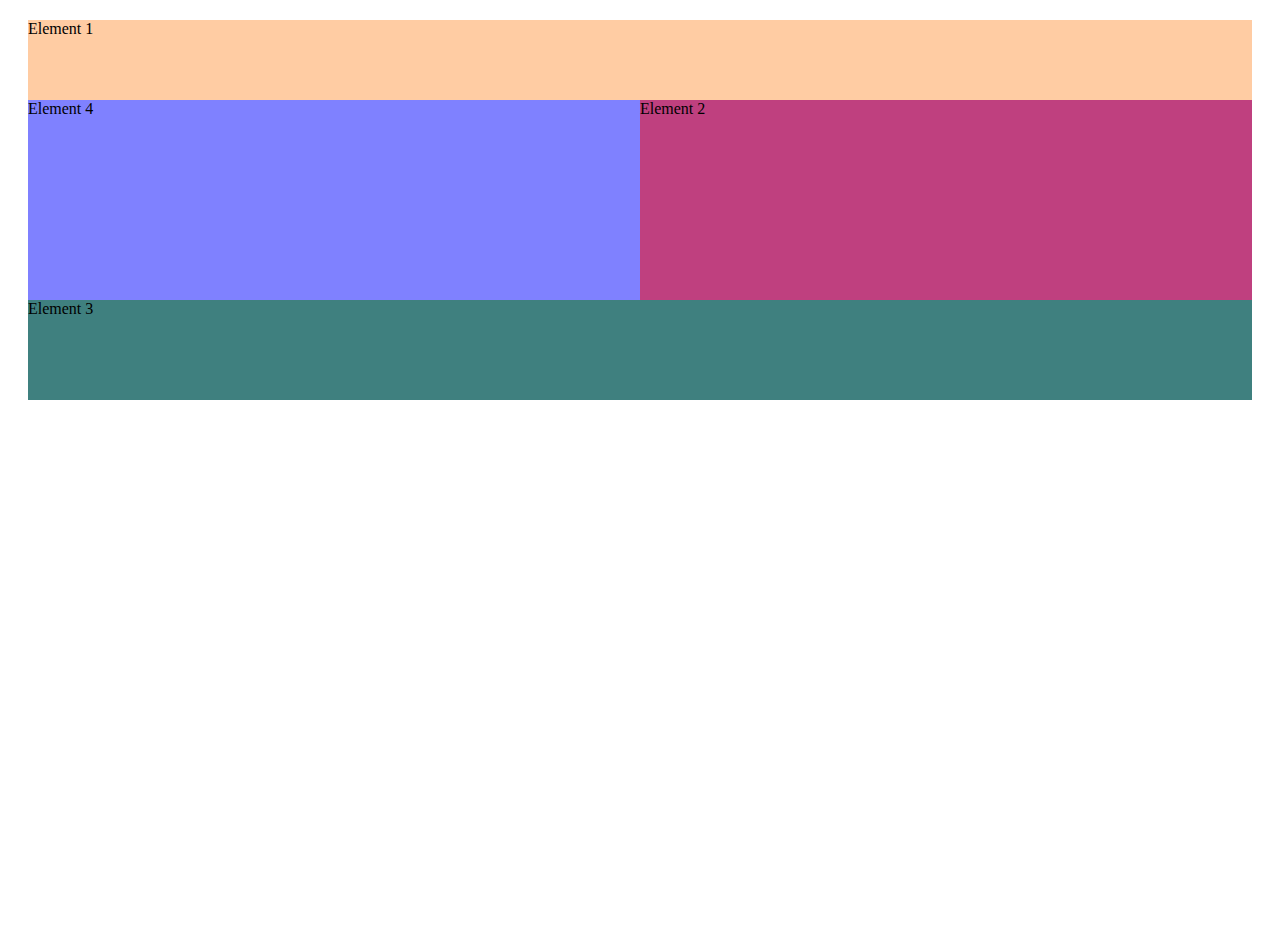
<file: lesson5/index.html>
<!DOCTYPE html>
<html lang="en">
<head>
    <meta charset="UTF-8">
    <meta name="viewport" content="width=device-width, initial-scale=1.0">
    <meta http-equiv="X-UA-Compatible" content="ie=edge">
    <title>CSS Course</title>
    <link rel="stylesheet" href="main.css">
</head>
<body>
    <div class="container">
        <div class="el1">Element 1</div>
        <div class="el2">Element 2</div>
        <div class="el3">Element 3</div>
        <div class="el4">Element 4</div>
    </div>
</body>
</html>
</file>
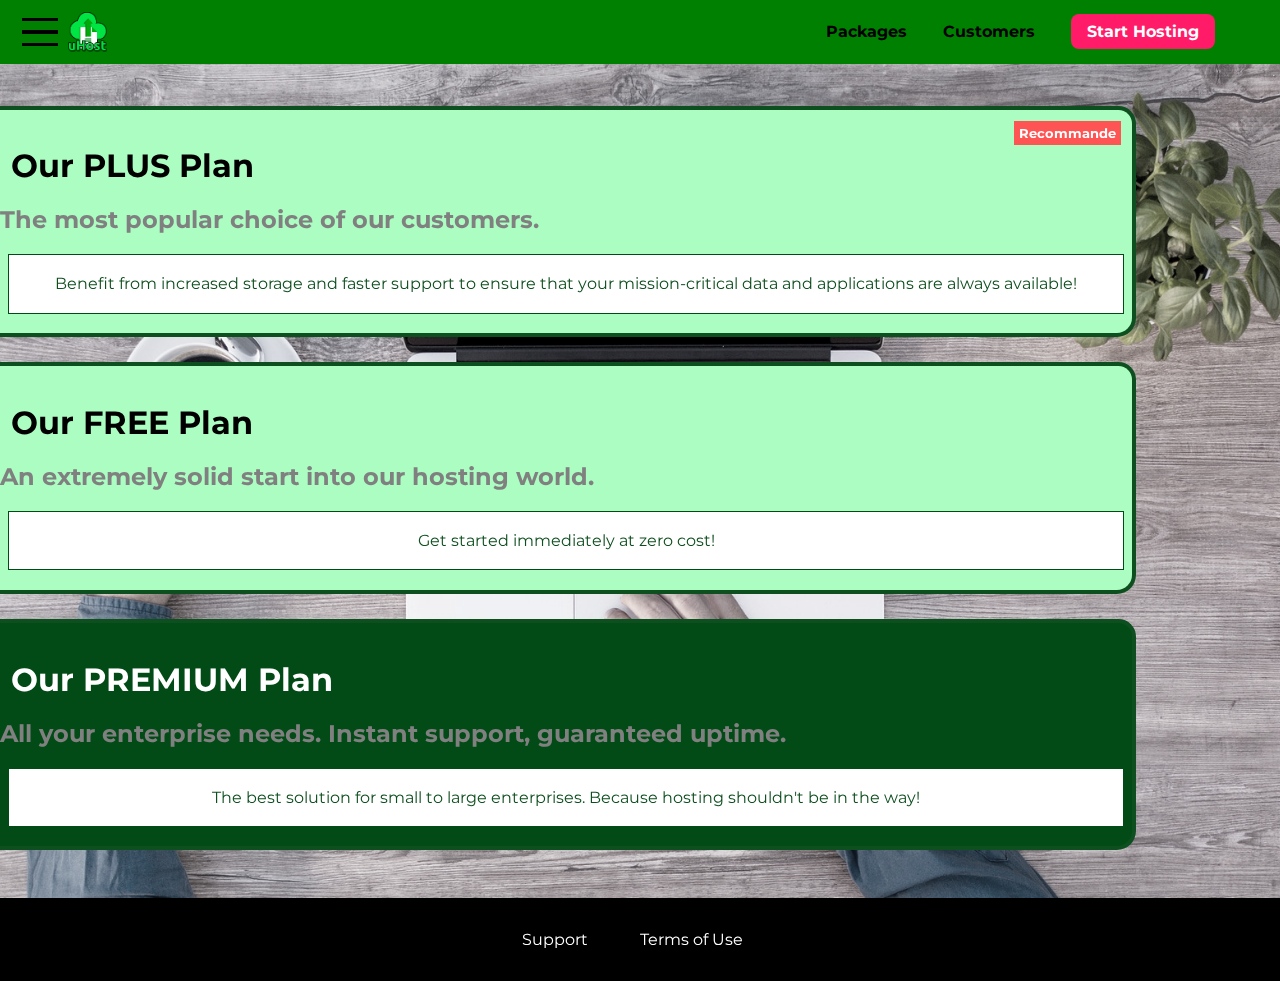
<file: lesson1/packages/index.html>
<!DOCTYPE html>
<html lang="en">

<head>
    <meta charset="UTF-8">
    <meta http-equiv="X-UA-Compatible" content="ie=edge">
    <meta name="viewport" content="width=device-width,initial-scale=1.0">
    <title>uHost</title>
    <link rel="shortcut icon" href="../favicon.png">

    <link rel="stylesheet" href="../shared.css">
    <link rel="stylesheet" href="packages.css">
    <link href="https://fonts.googleapis.com/css2?family=Montserrat:wght@700&display=swap" rel="stylesheet">
</head>

<body>
    <div class="backdrop"></div>
    <div class="backgroud"></div>
    <header class="main-header">

        <div>

            <button class="toggle-button">
                <span class="toggle-button__bar"></span>
                <span class="toggle-button__bar"></span>
                <span class="toggle-button__bar"></span>
            </button>
            </a>

            <a href="../index.html" class="main-header__brand">
                <img src="../images/uhost-icon.png" alt="your server" />
            </a>
        </div>
        <nav class="main-nav">
            <ul class="main-nav__items">
                <li class="main-nav__item">
                    <a href="../packages/index.html">Packages</a>
                </li>
                <li class="main-nav__item">
                    <a href="../customers/customers.html">Customers</a>
                </li>
                <li class="main-nav__item main-nav__item--cta">
                    <a href="../start-hosting/index.html">Start Hosting</a>
                </li>
            </ul>
        </nav>

    </header>
    <nav class="mobile-nav">
        <ul class="mobile-nav__items">
            <li class="mobile-nav__item">
                <a href="index.html">Packages</a>
            </li>
            <li class="mobile-nav__item">
                <a href="../customers/customers.html">Customers</a>
            </li>
            <li class="mobile-nav__item mobile-nav__item--cta">
                <a href="../start-hosting/index.html">Start Hosting</a>
            </li>
        </ul>
    </nav>
    <main>
        <section class="main-section">
            <a href="#" class="main-section_link">
                <h1 class="main-section__link-title">Our PLUS Plan</h1>
                <h2 class="main-section__badge">Recommande</h2>
                <h2 class="main-section__link-description">The most popular choice of our customers.</h2>
                <p class="main-section__link-decoration">Benefit from increased storage and faster support to ensure
                    that your mission-critical data and
                    applications
                    are always available!</p>
            </a>
        </section>
        <section class="main-section">
            <a href="#" class="main-section_link">
                <h1 class="main-section__link-title">Our FREE Plan</h1>
                <h2 class="main-section__link-description">An extremely solid start into our hosting world.</h2>
                <p class="main-section__link-decoration">Get started immediately at zero cost!</p>
            </a>
        </section>
        <section class="main-section decorator">
            <a href="#" class="main-section_link ">
                <h1 class="main-section__link-title link-tl">Our PREMIUM Plan</h1>
                <h2 class="main-section__link-description">All your enterprise needs. Instant support, guaranteed
                    uptime. </h2>
                <p class="main-section__link-decoration ">The best solution for small to large enterprises.
                    Because
                    hosting shouldn't be in the way!</p>
            </a>
        </section>
    </main>
    <footer class="main-footer">
        <nav>
            <ul class="main-footer__links">
                <li class="main-footer__link">
                    <a href="#">Support</a>
                </li>
                <li class="main-footer__link">
                    <a href="#" class="main-footer__link">Terms of Use</a>
                </li>
            </ul>
        </nav>
    </footer>
    <script src="../shared.js"></script>
</body>

</html>
</file>
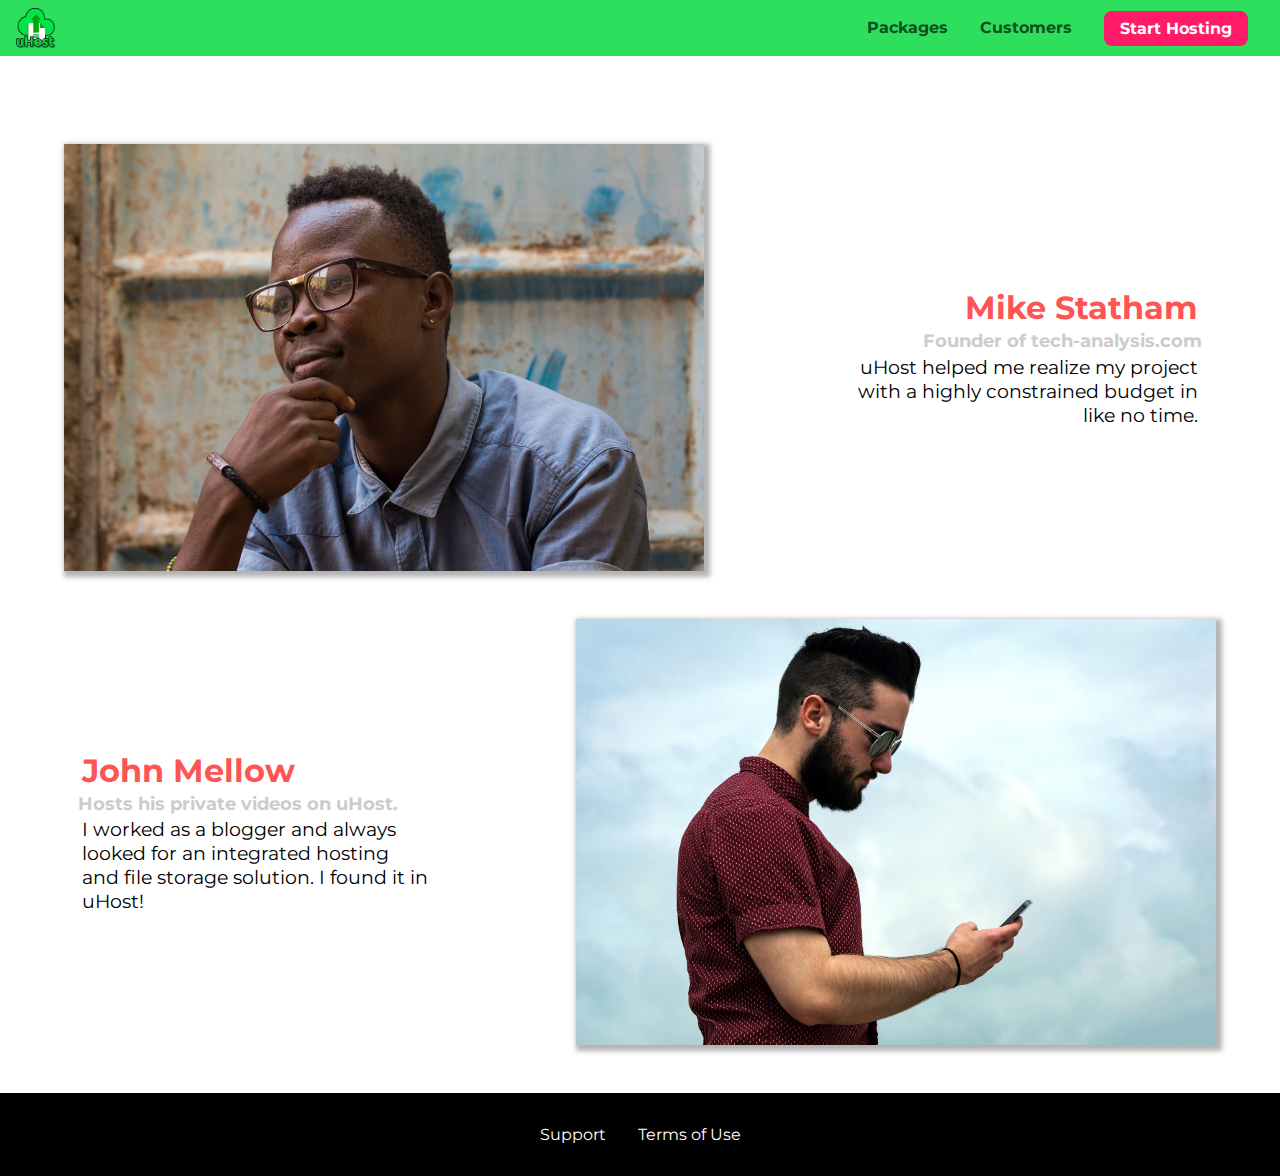
<file: lesson4/customers/index.html>
<!DOCTYPE html>
<html lang="en">

<head>
    <meta charset="UTF-8">
    <meta name="viewport" content="width=device-width, initial-scale=1.0">
    <meta http-equiv="X-UA-Compatible" content="ie=edge">
    <title>uHost Customers</title>
    <link rel="shortcut icon" href="../favicon.png">
    <link href="https://fonts.googleapis.com/css?family=Anton|Montserrat:400,700" rel="stylesheet">
    <link rel="stylesheet" href="../shared.css">
    <link rel="stylesheet" href="customers.css">
</head>

<body>
    <div class="backdrop"></div>
    <header class="main-header">
        <div>
            <button class="toggle-button">
                <span class="toggle-button__bar"></span>
                <span class="toggle-button__bar"></span>
                <span class="toggle-button__bar"></span>
            </button>
            <a href="../index.html" class="main-header__brand">
                <img src="../images/uhost-icon.png" alt="uHost - Your favorite hosting company">
            </a>
        </div>
        <nav class="main-nav">
            <ul class="main-nav__items">
                <li class="main-nav__item">
                    <a href="../packages/index.html">Packages</a>
                </li>
                <li class="main-nav__item">
                    <a href="index.html">Customers</a>
                </li>
                <li class="main-nav__item main-nav__item--cta">
                    <a href="start-hosting/index.html">Start Hosting</a>
                </li>
            </ul>
        </nav>
    </header>
    <nav class="mobile-nav">
        <ul class="mobile-nav__items">
            <li class="mobile-nav__item">
                <a href="../packages/index.html">Packages</a>
            </li>
            <li class="mobile-nav__item">
                <a href="index.html">Customers</a>
            </li>
            <li class="mobile-nav__item mobile-nav__item--cta">
                <a href="../start-hosting/index.html">Start Hosting</a>
            </li>
        </ul>
    </nav>
    <main>
        <div>
            <div class="testimonial" id="customer-1">
                <div class="testimonial__image-container">
                    <img src="../images/customer-1.jpg" alt="Mike Statham - Customer" class="testimonial__image">
                </div>
                <div class="testimonial__info">
                    <h1 class="testimonial__name">Mike Statham</h1>
                    <h2 class="testimonial__subtitle">Founder of
                        <a href="tech-analysis.com">tech-analysis.com</a>
                    </h2>
                    <p class="testimonial__text">uHost helped me realize my project with a highly constrained budget in
                        like no time.</p>
                </div>
            </div>
            <div class="testimonial" id="customer-2">

                <div class="testimonial__info">
                    <h1 class="testimonial__name">John Mellow</h1>
                    <h2 class="testimonial__subtitle">Hosts his private videos on uHost.
                    </h2>
                    <p class="testimonial__text">I worked as a blogger and always looked for an integrated hosting and
                        file storage solution. I found
                        it in uHost!
                    </p>
                </div>
                <div class="testimonial__image-container">
                    <img src="../images/customer-2.jpg" alt="John Mellow - Customer" class="testimonial__image">
                </div>
            </div>
        </div>
    </main>
    <footer class="main-footer">
        <nav>
            <ul class="main-footer__links">
                <li class="main-footer__link">
                    <a href="#">Support</a>
                </li>
                <li class="main-footer__link">
                    <a href="#">Terms of Use</a>
                </li>
            </ul>
        </nav>
    </footer>
    <script src="../shared.js"></script>
</body>

</html>
</file>
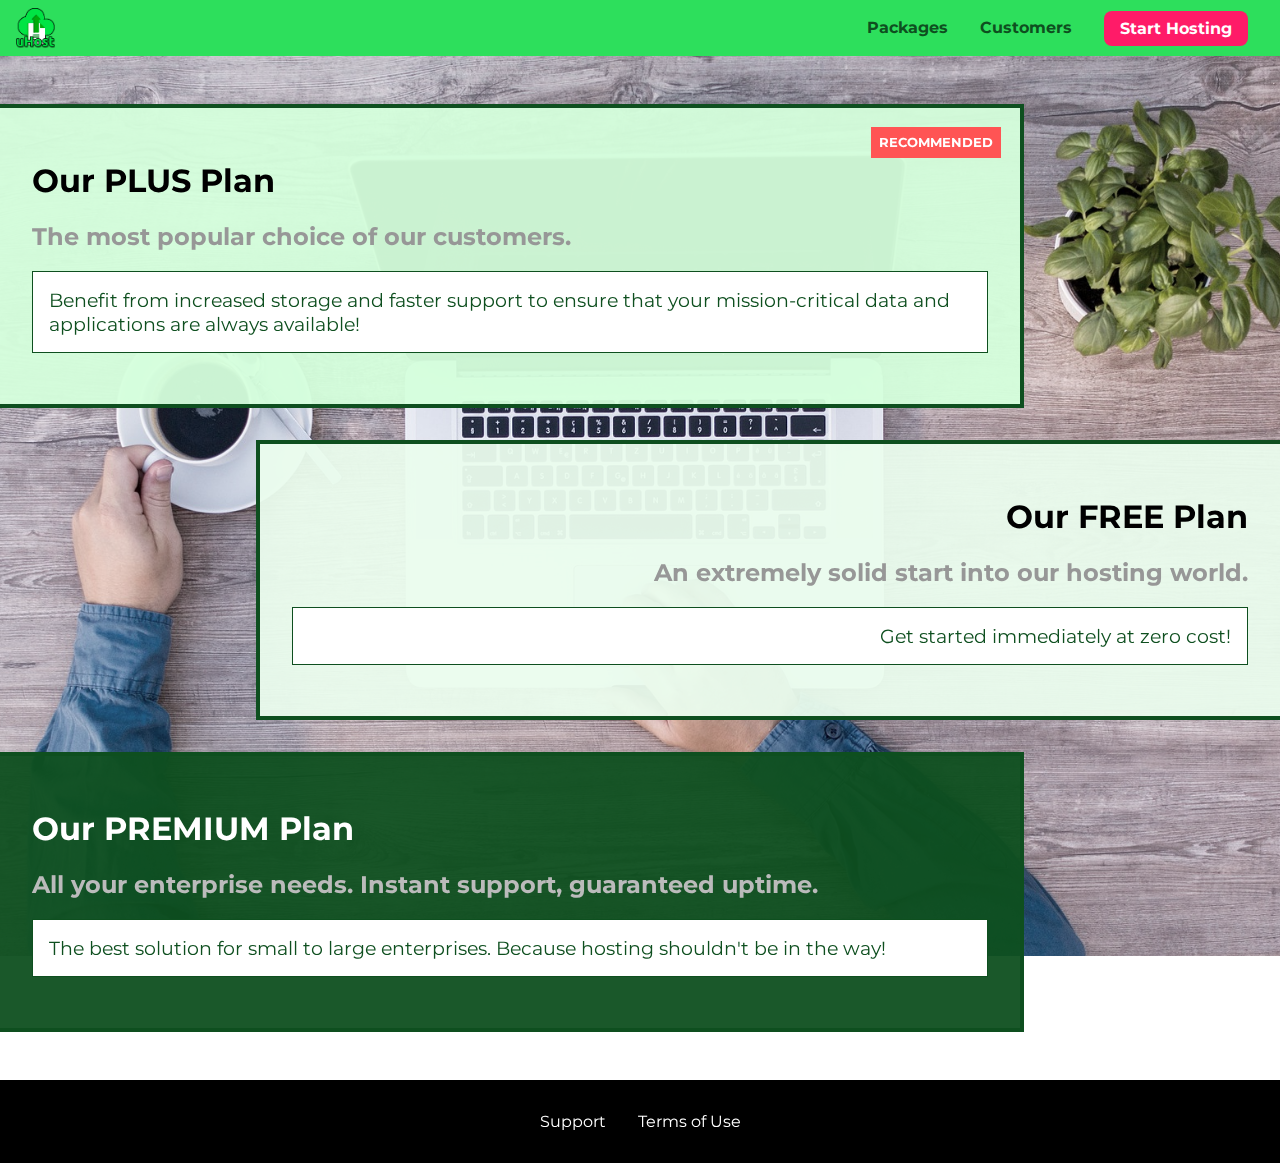
<file: lesson4/packages/index.html>
<!DOCTYPE html>
<html lang="en">

<head>
    <meta charset="UTF-8">
    <meta http-equiv="X-UA-Compatible" content="ie=edge">
    <meta name="viewport" content="width=device-width, initial-scale=1.0">
    <title>uHost</title>
    <link rel="shortcut icon" href="../favicon.png">
    <link href="https://fonts.googleapis.com/css?family=Montserrat:400,700" rel="stylesheet">
    <link rel="stylesheet" href="../shared.css">
    <link rel="stylesheet" href="packages.css">
</head>

<body>
    <div class="backdrop"></div>
    <div class="background"></div>
    <header class="main-header">
        <div>
            <button class="toggle-button">
                <span class="toggle-button__bar"></span>
                <span class="toggle-button__bar"></span>
                <span class="toggle-button__bar"></span>
            </button>
            <a href="../index.html" class="main-header__brand">
                <img src="../images/uhost-icon.png" alt="uHost - Your favorite hosting company">
            </a>
        </div>
        <nav class="main-nav">
            <ul class="main-nav__items">
                <li class="main-nav__item">
                    <a href="index.html">Packages</a>
                </li>
                <li class="main-nav__item">
                    <a href="../customers/index.html">Customers</a>
                </li>
                <li class="main-nav__item main-nav__item--cta">
                    <a href="../start-hosting/index.html">Start Hosting</a>
                </li>
            </ul>
        </nav>
    </header>
    <nav class="mobile-nav">
        <ul class="mobile-nav__items">
            <li class="mobile-nav__item">
                <a href="index.html">Packages</a>
            </li>
            <li class="mobile-nav__item">
                <a href="../customers/index.html">Customers</a>
            </li>
            <li class="mobile-nav__item mobile-nav__item--cta">
                <a href="../start-hosting/index.html">Start Hosting</a>
            </li>
        </ul>
    </nav>
    <main>
        <section class="package" id="plus">
            <a href="#">
                <h1 class="package__title">Our PLUS Plan</h1>
                <h2 class="package__badge">RECOMMENDED</h2>
                <h2 class="package__subtitle">The most popular choice of our customers.</h2>
                <p class="package__info">Benefit from increased storage and faster support to ensure that your
                    mission-critical data and applications
                    are always available!</p>
            </a>
        </section>
        <section class="package" id="free">
            <a href="#">
                <h1 class="package__title">Our FREE Plan</h1>
                <h2 class="package__subtitle">An extremely solid start into our hosting world.</h2>
                <p class="package__info">Get started immediately at zero cost!</p>
            </a>
        </section>
        <div class="clearfix"></div>
        <section class="package" id="premium">
            <a href="#">
                <h1 class="package__title">Our PREMIUM Plan</h1>
                <h2 class="package__subtitle">All your enterprise needs. Instant support, guaranteed uptime. </h2>
                <p class="package__info">The best solution for small to large enterprises. Because hosting shouldn't be
                    in the way!</p>
            </a>
        </section>
    </main>
    <footer class="main-footer">
        <nav>
            <ul class="main-footer__links">
                <li class="main-footer__link">
                    <a href="#">Support</a>
                </li>
                <li class="main-footer__link">
                    <a href="#">Terms of Use</a>
                </li>
            </ul>
        </nav>
    </footer>
    <script src="../shared.js"></script>
</body>

</html>
</file>
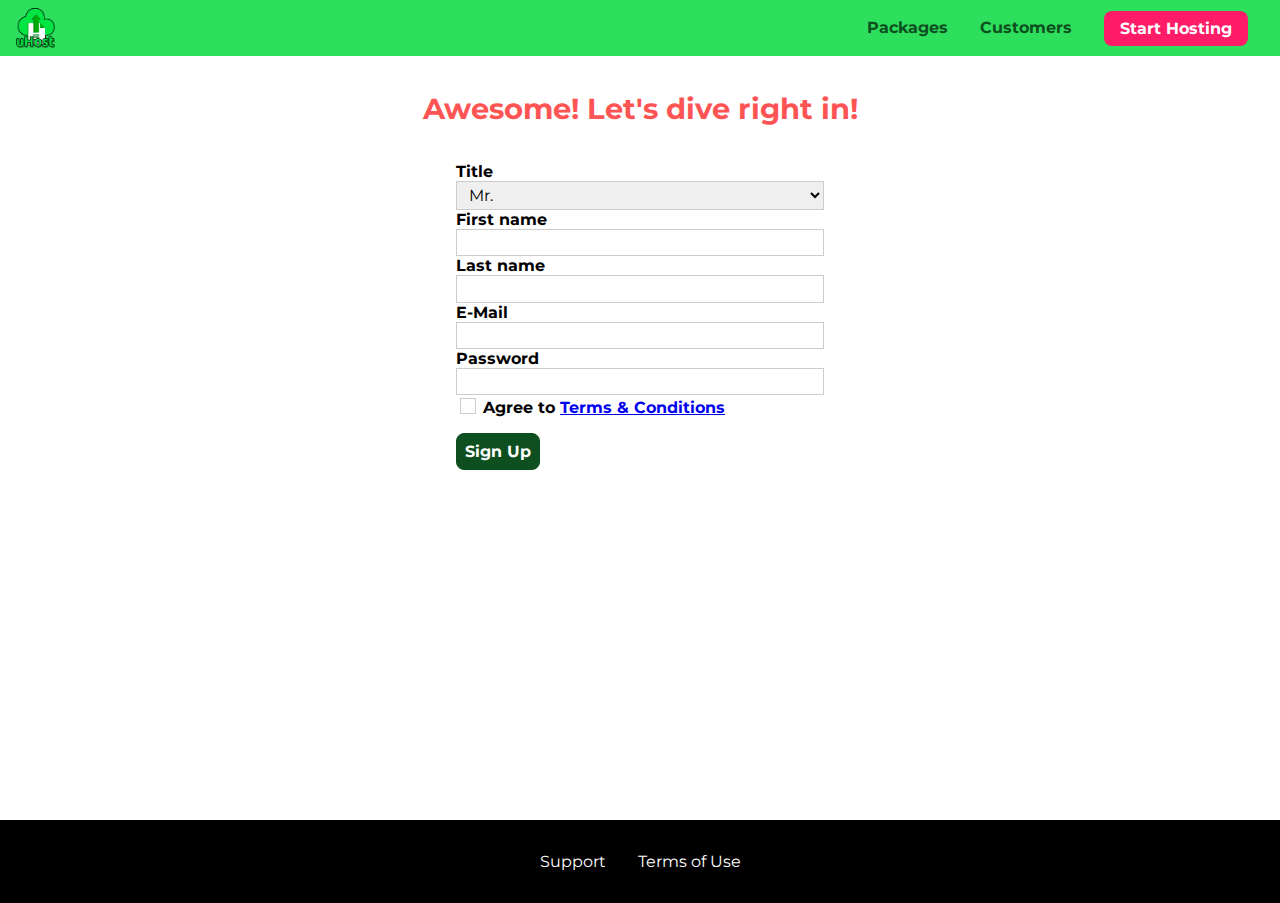
<file: lesson4/start-hosting/index.html>
<!DOCTYPE html>
<html lang="en">

<head>
    <meta charset="UTF-8">
    <meta name="viewport" content="width=device-width, initial-scale=1.0">
    <meta http-equiv="X-UA-Compatible" content="ie=edge">
    <title>uHost Signup</title>
    <link rel="shortcut icon" href="../favicon.png">
    <link href="https://fonts.googleapis.com/css?family=Anton|Montserrat:400,700" rel="stylesheet">
    <link rel="stylesheet" href="../shared.css">
    <link rel="stylesheet" href="start-hosting.css">
</head>

<body>
    <div class="backdrop"></div>
    <header class="main-header">
        <div>
            <button class="toggle-button">
                <span class="toggle-button__bar"></span>
                <span class="toggle-button__bar"></span>
                <span class="toggle-button__bar"></span>
            </button>
            <a href="../index.html" class="main-header__brand">
                <img src="../images/uhost-icon.png" alt="uHost - Your favorite hosting company">
            </a>
        </div>
        <nav class="main-nav">
            <ul class="main-nav__items">
                <li class="main-nav__item">
                    <a href="../packages/index.html">Packages</a>
                </li>
                <li class="main-nav__item">
                    <a href="../customers/index.html">Customers</a>
                </li>
                <li class="main-nav__item main-nav__item--cta">
                    <a href="index.html">Start Hosting</a>
                </li>
            </ul>
        </nav>
    </header>
    <nav class="mobile-nav">
        <ul class="mobile-nav__items">
            <li class="mobile-nav__item">
                <a href="../packages/index.html">Packages</a>
            </li>
            <li class="mobile-nav__item">
                <a href="../customers/index.html">Customers</a>
            </li>
            <li class="mobile-nav__item mobile-nav__item--cta">
                <a href="index.html">Start Hosting</a>
            </li>
        </ul>
    </nav>
    <main class="signup-page">
        <h1 class="signup-title">Awesome! Let's dive right in!</h1>
        <form action="index.html" class="signup-form">
            <label for="title">Title</label>
            <select id="title">
                <option value="mr">Mr.</option>
                <option value="ms">Ms.</option>
            </select>
            <label for="first-name">First name</label>
            <input type="text" id="first-name">
            <label for="last-name">Last name</label>
            <input type="text" id="last-name">
            <label for="email">E-Mail</label>
            <input type="email" id="email">
            <label for="password">Password</label>
            <input type="password" id="password">
            <input type="checkbox" id="agree-terms">
            <label for="agree-terms">Agree to
                <a href="#">Terms &amp; Conditions</a>
            </label>
            <button type="submit" class="button">Sign Up</button>
        </form>
    </main>
    <footer class="main-footer">
        <nav>
            <ul class="main-footer__links">
                <li class="main-footer__link">
                    <a href="#">Support</a>
                </li>
                <li class="main-footer__link">
                    <a href="#">Terms of Use</a>
                </li>
            </ul>
        </nav>
    </footer>
    <script src="../shared.js"></script>
</body>

</html>
</file>
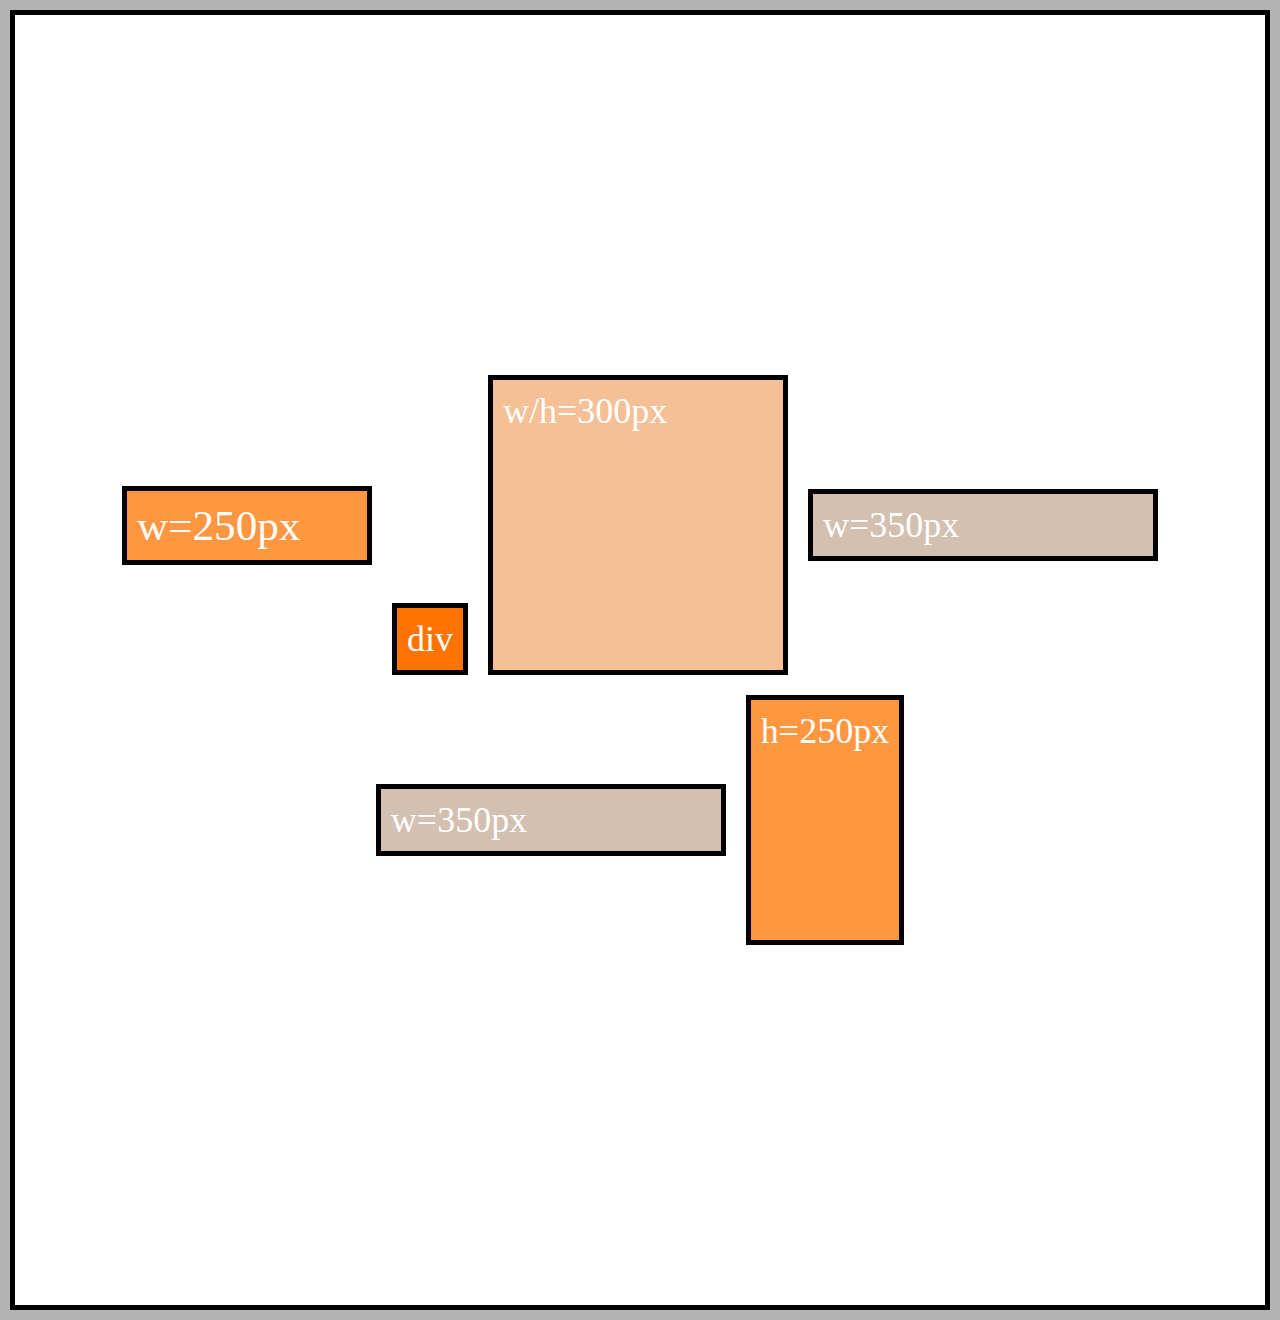
<file: lesson4/flexbox.html>
<!DOCTYPE html>
<html lang="en">

<head>
    <meta charset="UTF-8">
    <meta http-equiv="X-UA-Compatible" content="ie=edge">
    <link rel="stylesheet" href="flexbox.css">
    <title>Flexbox</title>
</head>

<body>
    <div class="flex-container">
        <div class="item-1">div</div>
        <div class="item-2">w=250px</div>
        <div class="item-3">h=250px</div>
        <div class="item-4">w/h=300px</div>
        <div class="item-5">w=350px</div>
        <div class="item-6">w=350px</div>
    </div>
</body>

</html>
</file>
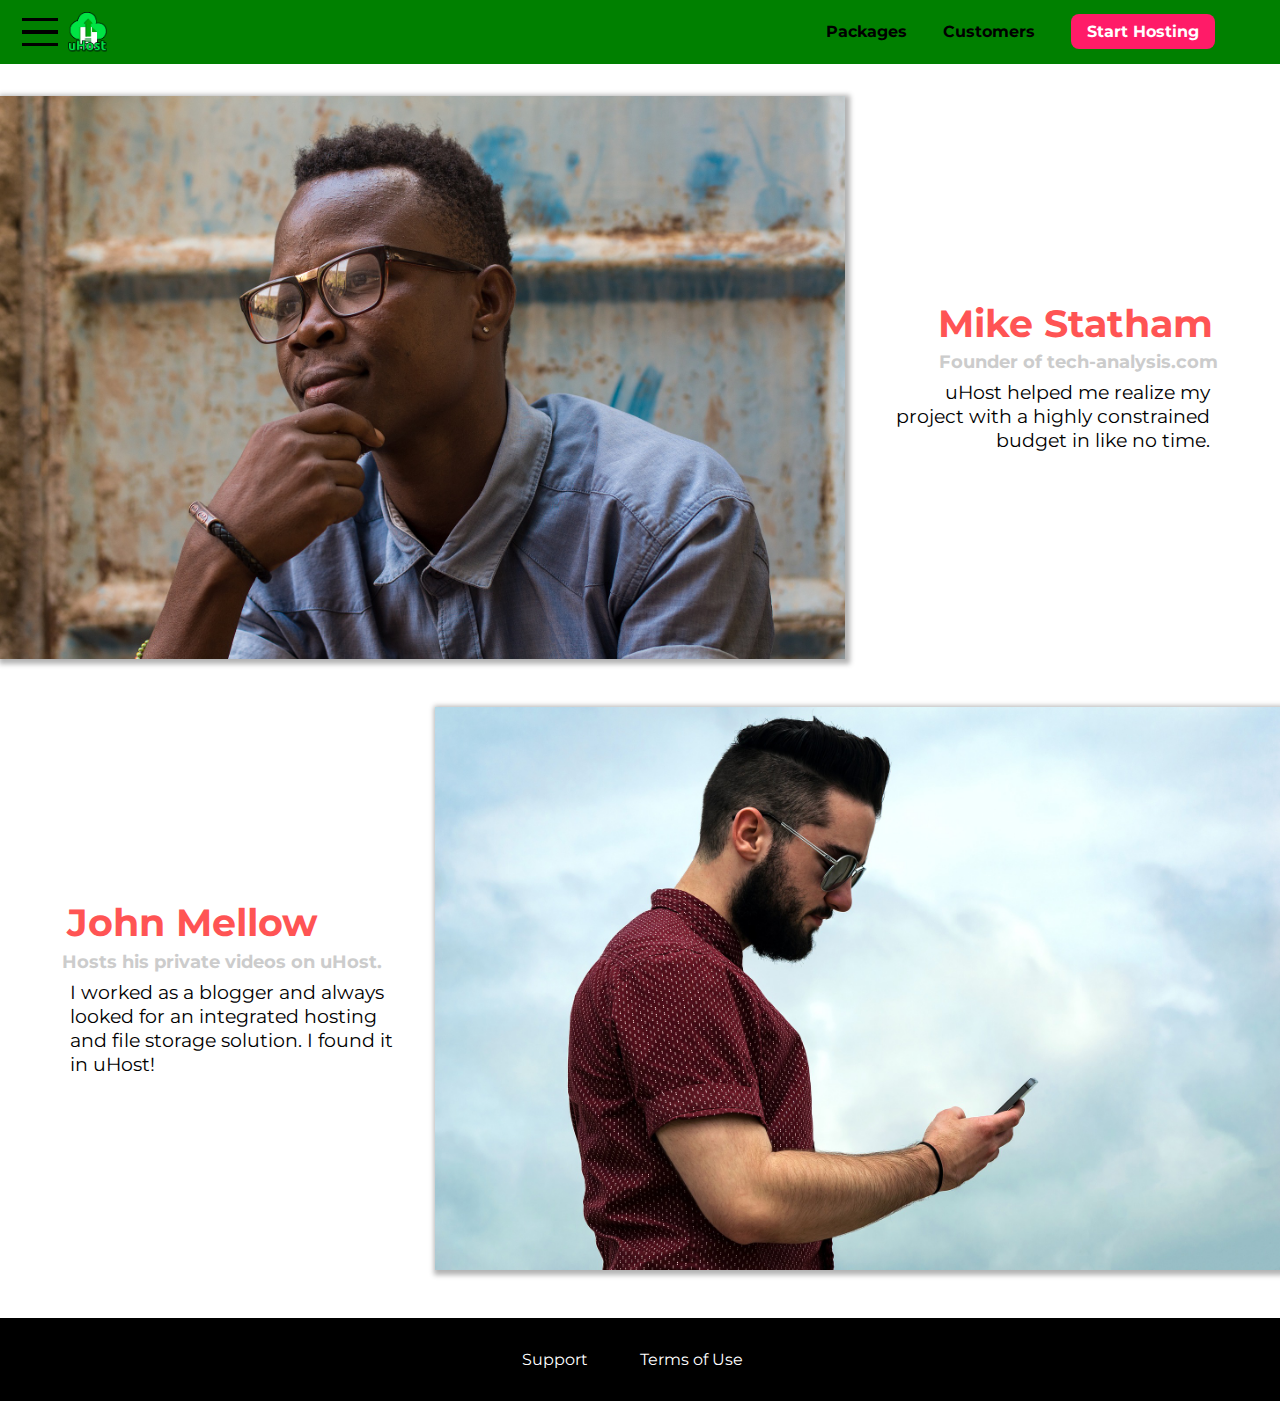
<file: lesson1/customers/customers.html>
<!DOCTYPE html>
<html lang="en">

<head>
    <meta charset="UTF-8">
    <meta name="viewport" content="width=device-width, initial-scale=1.0">

    <meta http-equiv="X-UA-Compatible" content="ie=edge">
    <title>uHost Customers</title>
    <link rel="shortcut icon" href="../favicon.png">
    <link href="https://fonts.googleapis.com/css?family=Anton|Montserrat:400,700" rel="stylesheet">
    <link rel="stylesheet" href="../shared.css">
    <link rel="stylesheet" href="customers.css">
</head>

<body>
    <div class="backdrop"></div>
    <header class="main-header">

        <div>
            <button class="toggle-button">
                <span class="toggle-button__bar"></span>
                <span class="toggle-button__bar"></span>
                <span class="toggle-button__bar"></span>
            </button>
            <a href="../index.html" class="main-header__brand">
                <img src="../images/uhost-icon.png" alt="your server" />
            </a>
        </div>
        <nav class="main-nav">
            <ul class="main-nav__items">
                <li class="main-nav__item">
                    <a href="../packages/index.html">Packages</a>
                </li>
                <li class="main-nav__item">
                    <a href="customers.html">Customers</a>
                </li>
                <li class="main-nav__item main-nav__item--cta">
                    <a href="../index.html">Start Hosting</a>
                </li>
            </ul>
        </nav>

    </header>
    <nav class="mobile-nav">
        <ul class="mobile-nav__items">
            <li class="mobile-nav__item">
                <a href="../packages/index.html">Packages</a>
            </li>
            <li class="mobile-nav__item">
                <a href="customers.html">Customers</a>
            </li>
            <li class="mobile-nav__item mobile-nav__item--cta">
                <a href="../start-hosting/index.html">Start Hosting</a>
            </li>
        </ul>
    </nav>
    <main>
        <div>
            <div class="testimonial" id="customer-1">
                <div class="testimonial__image-container">
                    <img src="../images/customer-1.jpg" alt="Mike Statham - Customer" class="testimonial__image">
                </div>
                <div class="testimonial__info">
                    <h1 class="testimonial__name">Mike Statham</h1>
                    <h2 class="testimonial__subtitle">Founder of
                        <a href="tech-analysis.com">tech-analysis.com</a>
                    </h2>
                    <p class="testimonial__text">uHost helped me realize my project with a highly constrained budget in
                        like no time.</p>
                </div>
            </div>
            <div class="testimonial" id="customer-2">

                <div class="testimonial__info">
                    <h1 class="testimonial__name">John Mellow</h1>
                    <h2 class="testimonial__subtitle">Hosts his private videos on uHost.
                    </h2>
                    <p class="testimonial__text">I worked as a blogger and always looked for an integrated hosting and
                        file storage solution. I found
                        it in uHost!
                    </p>
                </div>
                <div class="testimonial__image-container">
                    <img src="../images/customer-2.jpg" alt="John Mellow - Customer" class="testimonial__image">
                </div>
            </div>
        </div>
    </main>

    <footer class="main-footer">
        <nav>
            <ul class="main-footer__links">
                <li class="main-footer__link">
                    <a href="#">Support</a>
                </li>
                <li class="main-footer__link">
                    <a href="#" class="main-footer__link">Terms of Use</a>
                </li>
            </ul>
        </nav>
    </footer>
    <script src="../shared.js"></script>
</body>

</html>
</file>
<file: index.css>
html {
	background: #b3b3b3;
	padding: 15px;
	border: 5px solid white;
	margin: 15px;
	height: 2000px;
}

body {
	background: #fa923f;
	padding: 20px;
	border: 5px solid black;
	margin: 0;
}

.parent {
	background: white;
	padding: 20px;
	border: 5px solid black;
	margin: 0;
}

.parent div {
	background: rgb(105, 105, 109);
	color: white;
	padding: 10px;
	border: 5px solid black;
	margin: 10px;
}
</file>
<file: lesoon6/index.css>
.char-highlight {
	font-weight: bold;
	font-size: 1.4rem;
	color: black;
}

html {
	font-size: 94.75%;
}

@media (min-width: 40rem) {
	html {
		font-size: 125%;
	}
}

body {
	font-family: Arial, sans-serif;
	margin: 0;
}

.container {
	display: -webkit-box;
	display: -ms-flexbox;
	display: flex;
	-webkit-box-orient: vertical;
	-webkit-box-direction: normal;
	-ms-flex-direction: column;
	flex-direction: column;
	-ms-flex-wrap: nowrap;
	flex-wrap: nowrap;
	-webkit-box-align: center;
	-ms-flex-align: center;
	align-items: center;
	padding: 3rem 0;
	-webkit-box-sizing: border-box;
	box-sizing: border-box;
}

@media (min-width: 40rem) {
	.container {
		padding: 3rem 0;
	}
}

.sass-introduction {
	padding: 2rem;
	-webkit-box-shadow: 0.2rem 0.2rem 0.1rem #ccc;
	box-shadow: 0.2rem 0.2rem 0.1rem #ccc;
}

.sass-introduction p {
	margin: 0;
}

.sass-section,
.sass-introduction,
.sass-details {
	border: 0.05rem solid black;
	background: #b3b3b3;
	text-align: center;
	width: 90%;
	-webkit-box-sizing: border-box;
	box-sizing: border-box;
}

@media (min-width: 40rem) {
	.sass-section,
	.sass-introduction,
	.sass-details {
		width: 30rem;
	}
}

.sass-details {
	padding: 1rem;
	margin: 2rem 0;
}

.section-header {
	border-bottom: 0.05rem solid black;
}

.section-header h1 {
	margin: 0 0 1rem 0;
}

.documentation-links {
	list-style: none;
	margin: 1rem 0 0 0;
	padding: 0;
	display: -webkit-box;
	display: -ms-flexbox;
	display: flex;
	-webkit-box-orient: vertical;
	-webkit-box-direction: normal;
	-ms-flex-direction: column;
	flex-direction: column;
}

.documentation-links li {
	margin: 0.2rem 0;
	background: white;
}

.documentation-links .documentation-link {
	text-decoration: none;
	color: black;
	display: block;
	padding: 0.2rem;
	border: 0.05rem solid black;
}

.documentation-links .documentation-link:hover,
.documentation-links .documentation-link:active {
	color: white;
	background: black;
	border-color: #fa923f;
}
/*# sourceMappingURL=index.css.map */
</file>
<file: lesson1/shared.css>
* {
	box-sizing: border-box;
}
body {
	font-family: 'Montserrat', sans-serif;
	margin: 0;
	width: 100vw;
	overflow-x: hidden;
}
.backdrop {
	position: fixed;
	display: none;
	top: 0;
	left: 0;
	z-index: 100;
	width: 100vw;
	height: 100vh;
	background: rgba(0, 0, 0, 0.5);
}

.button {
	background: #0e4f1f;
	color: white;
	font: inherit;
	padding: 8px;
	border-radius: 10px;
	border: 1.5px solid #0e4f1f;
	cursor: pointer;
	font-weight: bold;
}
.button:hover,
.button:active {
	background: #d5ffdc;
	color: #0e4f1f;
}
.button:focus {
	outline: none;
}

/* h1 {
	font-family: sans-serif;
} */

.main-header {
	padding: 0.5rem 1rem;
	width: 100%;
	background-color: green;
	top: 0;
	left: 0;
	position: fixed;
	z-index: 1;
}

.main-header > div {
	display: inline-block;
	vertical-align: middle;
}
.main-header__brand {
	text-decoration: none;
	font-weight: bold;
	color: blueviolet;

	height: 2.5rem;
	vertical-align: middle;
	display: inline-block;
}
.main-header__brand img {
	height: 100%;
}
.main-nav {
	display: inline-block;
	text-align: right;
	width: calc(100% - 8rem);
	vertical-align: middle;
}
.main-nav__items {
	margin: 0;
	padding: 0;
	list-style: none;
}

.main-nav__item {
	display: inline-block;
	margin: 0 1rem;
}
.main-nav__item a,
.mobile-nav__item a {
	font-weight: bold;
	color: black;
	text-decoration: none;
	font-weight: bold;
	padding: 0.2rem 0;
}

.main-nav__item a:hover,
.main-nav__item a:active {
	color: white;
	border-bottom: solid white;
}
.main-nav__item--cta a,
.mobile-nav__item--cta a {
	color: white;
	background: #ff1b68;
	padding: 0.5rem 1rem;
	border-radius: 8px;
}
.main-nav__item--cta a:hover,
.main-nav__item--cta a:active,
.mobile-nav__item--cta a:hover,
.mobile-nav__item--cta a:active {
	color: #ff1b68;
	background: white;
	border: none;
}

.main-footer {
	background: black;
	padding: 2rem;
	margin-top: 3rem;
}
.main-footer__links {
	list-style: none;
	margin: 0;
	padding: 0;
	text-align: center;
}
.main-footer__link {
	display: inline-block;
	margin: 0 1rem;
}
.main-footer__link a {
	color: white;
	text-decoration: none;
}

.main-footer__link a:hover,
.main-footer__link a:active {
	color: #ccc;
}

.mobile-nav {
	display: none;
	position: fixed;
	z-index: 101;
	top: 0;
	left: 0;
	background: white;
	width: 80%;
	height: 100vh;
}

.mobile-nav__items {
	width: 90%;
	height: 100%;
	list-style: none;
	margin: 10% auto;
	padding: 0;
	text-align: center;
}

.mobile-nav__item {
	margin: 1rem 0;
}

.mobile-nav__items a {
	font-size: 1.5rem;
}
.toggle-button {
	width: 3rem;
	background: transparent;
	border: none;
	cursor: pointer;
	padding-top: 0;
	padding-bottom: 0;
	vertical-align: middle;
}

.toggle-button:focus {
	outline: none;
}

.toggle-button__bar {
	width: 100%;
	height: 0.2rem;
	background: black;
	display: block;
	margin: 0.6rem 0;
}
</file>
<file: lesson1/index.css>
#prod-overview {
	background: linear-gradient(to top, rgba(80, 0, 0, 0.6) 10%, transparent),
		url('./images/freedom.jpg') center / cover no-repeat border-box, yellow;

	/* background-size: cover;
	background-position: left 10% bottom 10%;
	background-repeat: no-repeat;
	background-origin: border-box;
	background-clip: padding-box;
	background-attachment: local; */
	/* background-image: linear-gradient(to left bottom, black, transparent); */
	/* background-image: radial-gradient(red 40%, black); */

	height: 80vh;
	margin-top: 3.5rem;
	width: 100vw;
	position: relative;
}

#prod-overview h1 {
	color: white;
	font-family: 'Anton', sans-serif;
	position: absolute;
	bottom: 5%;
	left: 3%;
	font-size: 1.6rem;
}

.plan {
	background: #d5ffdc;
	text-align: center;
	padding: 1rem;
	margin: 0.5rem 0;
	width: 100%;
}

.section-title {
	color: green;
	text-align: center;
}

.plan__annotation {
	padding: 8px;
	background: white;
	color: green;
	box-shadow: 2px 2px 2px 2px rgba(0, 0, 0, 0.7);
	border-radius: 8px;
}
.plan--highlighted {
	background: #19b84c;
	color: white;
	box-shadow: 2px 2px 2px 2px rgba(0, 0, 0, 0.5);
}

.plan__title {
	color: #0e4f1f;
}
.plan__price {
	color: #858585;
}
.plan--highlighted .plan__title {
	color: white;
}
.plan--highlighted .plan__price {
	color: #0e4f1f;
}

.plan li {
	list-style: none;
	padding: 0;
	margin: 0;
}
.plan__features {
	list-style: none;
	padding: 0;
	margin: 0;
}
.plan__features li {
	margin: 8px 0;
}

/* h1 {
	font-family: sans-serif;
} */

.core-features {
	background: #ff1b68;
	margin-top: 80px;
	padding: 12px;
}
.core-features > .section-title {
	color: white;
	margin: 32px;
}

.core-features__list {
	list-style: none;
	margin: 0;
	padding: 0;
	text-align: center;
}

@media (min-width: 40rem) and(min-height:40rem) {
	.core-feature__list {
		display: block;
		width: 100%;
	}
	.core-feature {
		display: inline-block;
		width: 30%;
		max-width: 25rem;
		vertical-align: top;
	}
}
.core-feature__image {
	height: 128px;
	width: 128px;
	border: 2px solid #424242;
	border-radius: 50%;
	background: #ffcede;
	margin: auto;
	padding: 20px;
	vertical-align: middle;
}

.core-features__description {
	font-weight: bold;
	text-align: center;
	color: white;
	font-size: 20px;
}
.modal {
	position: fixed;
	display: none;
	z-index: 200;
	top: 20%;
	left: 30%;
	width: 40%;
	background: white;
	padding: 1rem;
	border: 1px solid #ccc;
	box-shadow: 1px 1px 1px rgba(0, 0, 0, 0.5);
}

.modal__title {
	text-align: center;
	margin: 0 0 1rem 0;
}

.modal__actions {
	text-align: center;
}

.modal__action {
	border: 1px solid #0e4f1f;
	background: #0e4f1f;
	text-decoration: none;
	color: white;
	font: inherit;
	padding: 0.5rem 1rem;
	cursor: pointer;
}

.modal__action:hover,
.modal__action:active {
	background: #2ddf5c;
	border-color: #2ddf5c;
}

.modal__action--negative {
	background: red;
	border-color: red;
}

.modal__action--negative:hover,
.modal__action--negative:active {
	background: #ff5454;
	border-color: #ff5454;
}
@media (min-width: 40rem) and(orientation:portrait) {
	#prod-overview {
		height: 40vh;
		background-position: 30% 20%;
	}
	#prod-overview h1 {
		font-size: 2rem;
	}
}

@media (min-width: 40rem) {
	.plan__list {
		width: 100%;
		text-align: center;
	}
	.plan {
		display: inline-block;
		width: 30%;
		vertical-align: middle;
		min-width: 13.2rem;
		max-width: 24rem;
	}
}
</file>
<file: lesson2/main.css>
body {
	font-family: sans-serif;
}

nav {
	margin-bottom: 16px;
	background: #fa923f;
	padding: 8px 0;
}

a {
	text-decoration: none;
	color: white;
	margin: 10px;
}

a.active {
	color: #521751;
}
a:not(.active) {
	color: blue;
}

.main-section {
	height: 800px;
	border: 1px solid #ccc;
	padding: 16px;
}

.highlighted {
	border: 2px solid #fa923f;
}
</file>
<file: lesson3/index.css>
html {
	background: #b3b3b3;
	padding: 15px;
	border: 5px solid white;
	margin: 15px;
	height: 2000px;
	overflow: hidden;
}

body {
	background: #fa923f;
	padding: 20px;
	border: 5px solid black;
	margin: 0;
	overflow: hidden;
}

.parent {
	background: white;
	padding: 20px;
	border: 5px solid black;
	margin: 0;
	position: relative;
	top: 60px;
	left: 50px;
}

.parent div {
	background: rgb(105, 105, 109);
	color: white;
	padding: 10px;
	border: 5px solid black;
	margin: 10px;
}
</file>
<file: lesson4/shared.css>
:root {
	--green: #0e4f1f;
	--highlight-color: #ff1b68;
}

* {
	box-sizing: border-box;
}

body {
	font-family: 'Montserrat', sans-serif;
	margin: 0;
}

main {
	min-height: calc(100vh - 3.5rem - 8rem);
	margin-top: 3.5rem;
}

.backdrop {
	position: fixed;
	display: none;
	top: 0;
	left: 0;
	z-index: 100;
	width: 100vw;
	height: 100vh;
	background: rgba(0, 0, 0, 0.5);
}

.main-header {
	width: 100%;
	position: fixed;
	top: 0;
	left: 0;
	background: #2ddf5c;
	padding: 0.5rem 1rem;
	z-index: 50;
	display: flex;
	align-items: center;
	justify-content: space-between;
}

.toggle-button {
	width: 3rem;
	background: transparent;
	border: none;
	cursor: pointer;
	padding-top: 0;
	padding-bottom: 0;
	vertical-align: middle;
}

.toggle-button:focus {
	outline: none;
}

.toggle-button__bar {
	width: 100%;
	height: 0.2rem;
	background: black;
	display: block;
	margin: 0.6rem 0;
}

.main-header__brand {
	color: var(--green);
	text-decoration: none;
	font-weight: bold;

	/* width: 20px; */
}

.main-header__brand img {
	height: 2.5rem;
	/* width: 100%; */
	vertical-align: middle;
}

.main-nav {
	display: none;
}

.main-nav__items {
	margin: 0;
	padding: 0;
	list-style: none;
	display: flex;
}

.main-nav__item {
	margin: 0 1rem;
}

.main-nav__item a,
.mobile-nav__item a {
	text-decoration: none;
	color: var(--green);
	font-weight: bold;
	padding: 0.2rem 0;
}

.main-nav__item a:hover,
.main-nav__item a:active {
	color: white;
	border-bottom: 5px solid white;
}

.main-nav__item--cta a,
.mobile-nav__item--cta a {
	color: white;
	background: var(--highlight-color);
	padding: 0.5rem 1rem;
	border-radius: 8px;
}

.main-nav__item--cta a:hover,
.main-nav__item--cta a:active,
.mobile-nav__item--cta a:hover,
.mobile-nav__item--cta a:active {
	color: var(--highlight-color);
	background: white;
	border: none;
}

@media (min-width: 40rem) {
	.toggle-button {
		display: none;
	}

	.main-nav {
		/* display: inline-block;
		text-align: right;
		width: calc(100% - 44px);
		vertical-align: middle; */
		display: flex;
	}
}

.main-footer {
	background: black;
	padding: 2rem;
	margin-top: 3rem;
}

.main-footer__links {
	list-style: none;
	margin: 0;
	padding: 0;
	display: flex;
	justify-items: center;
	align-items: center;
	flex-direction: column;
}

.main-footer__link {
	margin: 0.5rem 0;
}

.main-footer__link a {
	color: white;
	text-decoration: none;
}

.main-footer__link a:hover,
.main-footer__link a:active {
	color: #ccc;
}

.mobile-nav {
	display: none;
	position: fixed;
	z-index: 101;
	top: 0;
	left: 0;
	background: white;
	width: 80%;
	height: 100vh;
}

.mobile-nav__items {
	list-style: none;
	display: flex;
	padding: 0;
	width: 90%;
	height: 100%;
	margin: 0 auto;
	align-items: center;
	flex-direction: column;
	justify-content: center;
}

.mobile-nav__item {
	display: flex;
	margin: 1rem 0;
}

.mobile-nav__item a {
	font-size: 1.5rem;
}

.button {
	background: var(--green);
	color: white;
	font: inherit;
	border: 1.5px solid var(--green);
	padding: 0.5rem;
	border-radius: 8px;
	font-weight: bold;
	cursor: pointer;
}

.button:hover,
.button:active {
	background: white;
	color: var(--green);
}

.button:focus {
	outline: none;
}

.open {
	display: block !important;
}

@media (min-width: 40rem) {
	.main-footer__link {
		margin: 0 1rem;
	}
	.main-footer__links {
		list-style: none;
		margin: 0;
		padding: 0;
		display: flex;
		justify-content: center;

		flex-direction: row;
	}
}
</file>
<file: lesson4/main.css>
#product-overview {
	background: linear-gradient(to top, rgba(80, 68, 18, 0.6) 10%, transparent),
		url('images/freedom.jpg') center/cover no-repeat border-box, #ff1b68;
	/* background-image: url("freedom.jpg");
      background-size: cover;
      background-position: left 10% bottom 20%; */
	/* background-repeat: no-repeat;
      background-origin: border-box;
      background-clip: border-box; */
	/* background-image: linear-gradient(180deg, red 70%, blue 60%, rgba(0,0,0,0.5)); */
	/* background-image: radial-gradient(ellipse farthest-corner at 20% 50%, red, blue 70%, green); */
	width: 100vw;
	height: 33vh;
	/* border: 5px dashed red; */
	position: relative;
}

#product-overview h1 {
	color: white;
	font-family: 'Anton', sans-serif;
	position: absolute;
	bottom: 5%;
	left: 3%;
	font-size: 1.6rem;
}

@media (min-width: 40rem) and (min-height: 40rem) {
	#product-overview {
		height: 40vh;
		background-position: 50% 25%;
	}

	#product-overview h1 {
		font-size: 3rem;
	}
}

.section-title {
	color: #2ddf5c;
	text-align: center;
}

.plan {
	background: #d5ffdc;
	text-align: center;
	padding: 1rem;
	margin: 0.5rem 0;
	width: 100%;
}

.plan--highlighted {
	background: #19b84c;
	color: white;
}

.plan__annotation {
	background: white;
	color: #19b84c;
	padding: 0.5rem;
	box-shadow: 2px 2px 2px 2px rgba(0, 0, 0, 0.5);
	border-radius: 8px;
}

.plan__title {
	color: #0e4f1f;
}

.plan__price {
	color: #858585;
}

.plan--highlighted .plan__title {
	color: white;
}

.plan--highlighted .plan__price {
	color: #0e4f1f;
}

.plan__features {
	list-style: none;
	margin: 0;
	padding: 0;
}

.plan__feature {
	margin: 0.5rem 0;
}

@media (min-width: 40rem) {
	.plan__list {
		width: 100%;
		display: flex;
		justify-content: center;
		align-items: center;
	}

	.plan {
		width: 30%;
		display: flex;
		flex-direction: column;
		justify-content: space-between;
		height: 28rem;
		min-width: 13rem;
		max-width: 25rem;
	}

	.plan--highlighted {
		box-shadow: 2px 2px 2px 2px rgba(0, 0, 0, 0.5);
		height: 31rem;
		z-index: 15;
	}
}

#key-features {
	background: #ff1b68;
	margin-top: 5rem;
	padding: 1rem;
}

#key-features .section-title {
	color: white;
	margin: 2rem;
}

.key-feature__list {
	list-style: none;
	margin: 0;
	padding: 0;
	text-align: center;
}

.key-feature__image {
	background: #ffcede;
	width: 128px;
	height: 128px;
	border: 2px solid #424242;
	border-radius: 50%;
	margin: auto;
	padding: 1.5rem;
}

.key-feature__description {
	text-align: center;
	font-weight: bold;
	color: white;
	font-size: 1.2rem;
}

@media (min-width: 40rem) {
	.key-feature {
		width: 30%;
		max-width: 25rem;
	}
	.key-feature__list {
		display: flex;
		justify-content: center;
	}
}

/* h1 {
      font-family: sans-serif;
  } */

.modal {
	position: fixed;
	display: none;
	z-index: 200;
	top: 20%;
	left: 30%;
	width: 40%;
	background: white;
	padding: 1rem;
	border: 1px solid #ccc;
	box-shadow: 1px 1px 1px rgba(0, 0, 0, 0.5);
}

.modal__title {
	text-align: center;
	margin: 0 0 1rem 0;
}

.modal__actions {
	text-align: center;
}

.modal__action {
	border: 1px solid #0e4f1f;
	background: #0e4f1f;
	text-decoration: none;
	color: white;
	font: inherit;
	padding: 0.5rem 1rem;
	cursor: pointer;
}

.modal__action:hover,
.modal__action:active {
	background: #2ddf5c;
	border-color: #2ddf5c;
}

.modal__action--negative {
	background: red;
	border-color: red;
}

.modal__action--negative:hover,
.modal__action--negative:active {
	background: #ff5454;
	border-color: #ff5454;
}
</file>
<file: lesson5/main.css>
.container {
	margin: 20px;
	display: grid;
	height: 100vh;
	grid-template-columns: repeat(4, 25%);
	grid-template-rows:
		[row-1-start] 5rem [row-1-end row-2-start] minmax(10px, 200px) [row-3-start]
		100px;
	/* row-gap: 10px;
	column-gap: 20px; */
	/* gap: 10px 30px; */
	grid-template-areas:
		'header header header header'
		' . . main main'
		'footer footer footer footer';
}

.el1 {
	background: rgba(255, 154, 72, 0.5);
	grid-area: header;
}

.el2 {
	background: rgba(255, 0, 0, 0.5);
	grid-area: main;
}

.el3 {
	background: rgba(0, 128, 0, 0.5);
	/* grid-column-start: 3; */
	grid-column: 3 / 5;
	/* grid-column-end: 5; */
	grid-row-start: 1;
	grid-row-end: 3;
	grid-area: footer;
}

.el4 {
	background: rgba(0, 4, 255, 0.5);
	/* grid-column-start: 1;
	grid-column-end: span 5;
	grid-row-start: 2;
	grid-row-end: 4; */
	grid-area: 2 / 1 / 4 / span 5;
	z-index: -1;
}
</file>
<file: lesson1/packages/packages.css>
main {
	padding-top: 2rem;
}
.backgroud {
	background: url('../images/plans-background.jpg') center/cover;
	filter: grayscale(70%);
	width: 100%;
	height: 100%;
	position: fixed;
	z-index: -1;
}
.main-section {
	border: 4px solid #0e4f1f;
	border-top-right-radius: 1.1rem;
	border-bottom-right-radius: 1.2rem;
	background: #acfdc2;
	border-left: none;
	margin: 1.6rem 9rem 0.7rem 0;
	position: relative;
}
.main-section:hover,
.main-section:active {
	box-shadow: 2px 2px 2px rgba(0, 0, 0, 0.5);
	border-color: #ff5454;
}
.main-section_link {
	text-decoration: none;
	display: block;
	cursor: pointer;
	color: inherit;
}
.main-section__badge {
	position: absolute;
	top: 0px;
	right: 0px;
	margin: 0.7rem;
	font-size: 0.8rem;
	color: white;
	padding: 0.3rem;
	background: #ff5454;
}
.main-section__link-title {
	color: black;
	font-weight: bold;
	margin: 2.3rem 1.2rem 0.7rem 0.7rem;
}

.main-section__link-description {
	color: gray;
}

.main-section__link-decoration {
	border: 1px solid #024b16;
	background: white;
	color: #0e4f1f;

	padding: 1.2rem;
	margin: 1.2rem 0.5rem;
	text-align: center;
}
.decorator {
	background: #024b16;
	color: white;
}
.link-tl {
	color: white;
}
@media (min-width: 40rem) {
	main {
		margin: 3rem auto;
		max-width: 1500px;
	}
}

@media (min-width: 1500px) {
	.package {
		border-left: 4px solid #0e4f1f;
	}

	#free {
		border-right: 4px solid #0e4f1f;
	}

	#free:hover,
	#free:active {
		border-right-color: #ff5454;
	}
}
</file>
<file: lesson4/customers/customers.css>
main {
	padding-top: 2.5rem;
}

.testimonial {
	font-size: 1.2rem;
}

/*.testimonial__list {
width: 80%;
margin: auto;
}*/

.testimonial__image-container {
	width: 100%;
	max-width: 40rem;
	box-shadow: 3px 3px 5px 3px rgba(0, 0, 0, 0.3);
}

.testimonial__image {
	width: 100%;
	vertical-align: top;
}

.testimonial__info {
	text-align: right;
	padding: 0.9rem;
}

#customer-2.testimonial {
	text-align: right;
}

#customer-2 .testimonial__info {
	text-align: left;
}

.testimonial__name {
	margin: 0.2rem;
	color: #ff5454;
	font-size: 2rem;
}

.testimonial__subtitle {
	margin: 0;
	font-size: 1.1rem;
	color: #ccc;
}

.testimonial__subtitle a {
	color: inherit;
	text-decoration: none;
}

.testimonial__subtitle a:hover,
.testimonial__subtitle a:active {
	color: #7a7a7a;
}

.testimonial__text {
	margin: 0.2rem;
}

@media (min-width: 40rem) {
	.testimonial {
		margin: 3rem auto;
		max-width: 1500px;
		display: flex;
		align-items: center;
		justify-content: space-around;
	}

	.testimonial__image-container {
		width: 66%;
	}

	.testimonial__info {
		display: inline-block;
		vertical-align: middle;
		width: 30%;
	}
}
</file>
<file: lesson4/packages/packages.css>
main {
	padding-top: 2rem;
}

.background {
	background: url('../images/plans-background.jpg') center/cover;
	filter: grayscale(40%);
	width: 100vw;
	height: 100vh;
	position: fixed;
	z-index: -1;
}

.package {
	width: 80%;
	margin: 1rem 0;
	border: 4px solid #0e4f1f;
	border-left: none;
	position: relative;
}

.package:hover,
.package:active {
	box-shadow: 2px 2px 4px rgba(0, 0, 0, 0.5);
	border-color: #ff5454;
	/* border-color: #ff5454 !important; */
}

.package a {
	text-decoration: none;
	color: inherit;
	display: block;
	padding: 2rem;
}

.package__badge {
	position: absolute;
	top: 0;
	right: 0;
	margin: 1.2rem;
	font-size: 0.8rem;
	color: white;
	background: #ff5454;
	padding: 0.5rem;
}

.package__subtitle {
	color: #979797;
}

.package__info {
	padding: 1rem;
	border: 1px solid #0e4f1f;
	font-size: 1.2rem;
	color: #0e4f1f;
	background: white;
}

.clearfix {
	clear: both;
}

#plus {
	background: rgba(213, 255, 220, 0.95);
}

#free {
	background: rgba(234, 252, 237, 0.95);
	float: right;
	border-right: none;
	border-left: 4px solid #0e4f1f;
	text-align: right;
}

#free:hover,
#free:active {
	border-left-color: #ff5454;
}

#premium {
	background: rgba(14, 79, 31, 0.95);
}

#premium .package__title {
	color: white;
}

#premium .package__subtitle {
	color: #bbb;
}

@media (min-width: 40rem) {
	main {
		max-width: 1500px;
		margin-left: auto;
		margin-right: auto;
	}
}

@media (min-width: 1500px) {
	.package {
		border-left: 4px solid #0e4f1f;
	}

	#free {
		border-right: 4px solid #0e4f1f;
	}

	#free:hover,
	#free:active {
		border-right-color: #ff5454;
	}
}
</file>
<file: lesson4/start-hosting/start-hosting.css>
main {
	padding-top: 1rem;
}
.signup-title {
	text-align: center;
	font-size: 1.8rem;
	color: #ff5454;
}
.signup-form {
	padding: 1rem;
}
.signup-form label {
	font-weight: bold;
}
.signup-form label,
.signup-form input,
.signup-form select {
	display: block;
	margin-top: 1 rem;
	width: 100%;
}
/* .signup-form input[type="checkbox"] */
.signup-form input[id*='terms'],
.signup-form input[id*='terms'] + label {
	display: inline-block;
	width: auto;
	vertical-align: bottom;
}

.signup-form input:not([type='checkbox']),
.signup-form select {
	border: 1px solid #ccc;
	padding: 0.2rem 0.5rem;
	font: inherit;
}

.signup-form input:focus-visible,
.signup-form select:focus-visible {
	outline: none;
	background: #d8f3df;
	border-color: #2ddf5c;
}
.signup-form input[type='checkbox'] {
	border: 1px solid #ccc;
	background: white;
	width: 1rem;
	height: 1rem;
	-webkit-appearance: none;
	-moz-appearance: none;
	appearance: none;
}
.signup-form input[type='checkbox']:checked {
	background: #2ddf5c;
	border: #0e4f1f;
}

.signup-form input:invalid {
	background: #ff5454;
	border: red;
}

.signup-form button[type='submit'] {
	display: block;
	margin-top: 1rem;
}

@media (min-width: 40rem) {
	.signup-form {
		margin: auto;
		width: 25rem;
	}
}
</file>
<file: lesson4/flexbox.css>
* {
	box-sizing: border-box;
	font-size: 1.5rem;
}

html {
	background: #b3b3b3;
	padding: 5px;
}

body {
	background: #b3b3b3;
	padding: 5px;
	margin: 0;
}

.flex-container {
	background: white;
	padding: 10px;
	border: 5px solid black;
	display: flex;
	height: 1300px;
	flex-direction: row;
	flex-wrap: wrap;
	/* flex-flow: column wrap;  short way */
	align-items: center;
	justify-content: center;
	align-content: center;
}

.item-1 {
	background: #ff7300;
	color: white;
	padding: 10px;
	border: 5px solid black;
	margin: 10px;
	align-self: flex-end;
}

.item-2 {
	background: #ff9640;
	color: white;
	padding: 10px;
	border: 5px solid black;
	margin: 10px;
	width: 250px;
	font-size: 1.8rem;
	order: -1;
}

.item-3 {
	background: #ff9640;
	color: white;
	padding: 10px;
	border: 5px solid black;
	margin: 10px;
	height: 250px;
	order: 1;
}

.item-4 {
	background: #f5c096;
	color: white;
	padding: 10px;
	border: 5px solid black;
	margin: 10px;
	width: 300px;
	height: 300px;
}

.item-5 {
	background: #d3c0b1;
	color: white;
	padding: 10px;
	border: 5px solid black;
	margin: 10px;
	width: 350px;
}

.item-6 {
	background: #d3c0b1;
	color: white;
	padding: 10px;
	border: 5px solid black;
	margin: 10px;
	width: 350px;
}
</file>
<file: lesson1/customers/customers.css>
.testimonial {
	font-size: 1.2rem;
	margin: 3rem 0;
}

.testimonial__list {
	width: 80%;
	margin: auto;
}

.testimonial:first-of-type {
	margin-top: 6rem;
}
.testimonial__image-container {
	width: 65%;
	display: inline-block;
	vertical-align: middle;
	box-shadow: 2px 2px 5px 3px rgba(0, 0, 0, 0.3);
}
.testimonial__image {
	width: 100%;
	vertical-align: top;
}
.testimonial__info {
	text-align: right;
	padding: 1rem;
	display: inline-block;
	vertical-align: middle;
	width: 30%;
	font-size: 1.2rem;
}

#customer-2.testimonial {
	text-align: right;
}

#customer-2 .testimonial__info {
	text-align: left;
}

.testimonial__name {
	margin: 0.3rem;
	color: #ff5454;
}

.testimonial__subtitle {
	margin: 0;
	font-size: 1.1rem;
	color: #ccc;
}

.testimonial__subtitle a {
	color: inherit;
	text-decoration: none;
}

.testimonial__subtitle a:hover,
.testimonial__subtitle a:active {
	color: #7a7a7a;
}

.testimonial__text {
	margin: 0.5rem;
}
@media (min-width: 40rem) {
	.testimonial {
		margin: 3rem auto;
		max-width: 1500px;
	}

	.testimonial__image-container {
		display: inline-block;
		vertical-align: middle;
		width: 66%;
	}

	.testimonial__info {
		display: inline-block;
		vertical-align: middle;
		width: 30%;
	}
}
</file>
